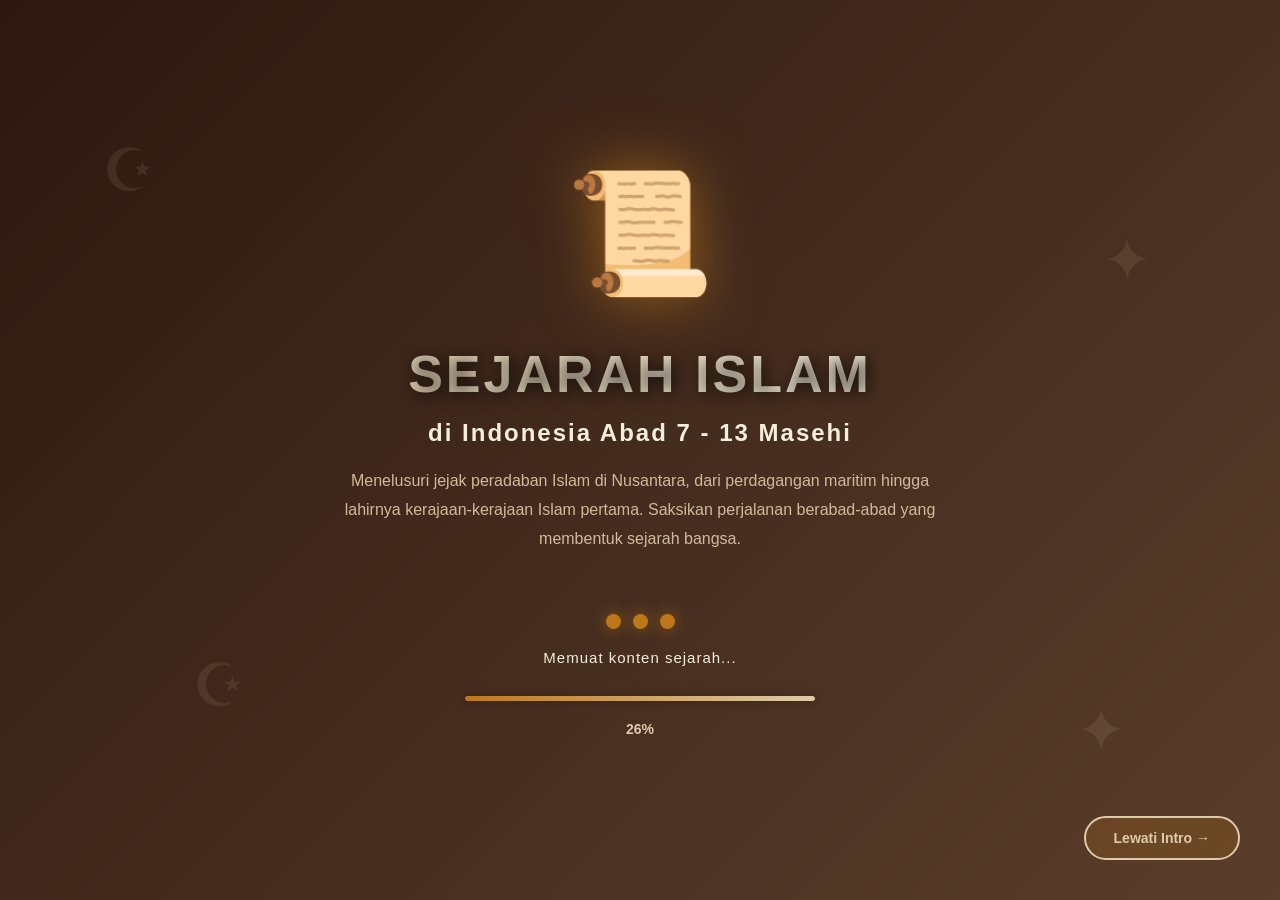
<file: index.html>
<!DOCTYPE html>
<html lang="id">
<head>
<meta charset="UTF-8">
<meta name="viewport" content="width=device-width, initial-scale=1.0">
<title>Sejarah Islam Indonesia - Intro</title>

<style>
* {
  margin: 0;
  padding: 0;
  box-sizing: border-box;
}

body {
  font-family: 'Segoe UI', Tahoma, Geneva, Verdana, sans-serif;
  overflow: hidden;
  background: #000;
}

/* ================= INTRO SCREEN ================= */
.intro-screen {
  position: fixed;
  top: 0;
  left: 0;
  width: 100%;
  height: 100vh;
  background: linear-gradient(135deg, #2c1810 0%, #5A3E2B 50%, #3d2a1f 100%);
  background-size: 200% 200%;
  animation: gradientFlow 10s ease infinite;
  display: flex;
  justify-content: center;
  align-items: center;
  z-index: 9999;
}

@keyframes gradientFlow {
  0%, 100% { background-position: 0% 50%; }
  50% { background-position: 100% 50%; }
}

/* ================= FADE OUT TRANSITION ================= */
.fade-to-page {
  animation: fadeToBlack 1.2s ease forwards;
}

@keyframes fadeToBlack {
  0% {
    opacity: 1;
    transform: scale(1);
  }
  50% {
    opacity: 0.5;
    transform: scale(1.05);
  }
  100% {
    opacity: 0;
    transform: scale(1.1);
    visibility: hidden;
  }
}

/* ================= CONTENT WRAPPER ================= */
.content-wrapper {
  text-align: center;
  position: relative;
  z-index: 2;
}

/* ================= ANIMATED LOGO ================= */
.logo-wrapper {
  margin-bottom: 40px;
  animation: logoFadeIn 1.5s ease forwards;
}

.main-logo {
  font-size: 120px;
  display: inline-block;
  animation: logoPulse 3s ease-in-out infinite;
  filter: drop-shadow(0 0 30px rgba(190, 120, 27, 0.7));
}

@keyframes logoFadeIn {
  from {
    opacity: 0;
    transform: scale(0.5) rotate(-10deg);
  }
  to {
    opacity: 1;
    transform: scale(1) rotate(0deg);
  }
}

@keyframes logoPulse {
  0%, 100% {
    transform: scale(1);
    filter: drop-shadow(0 0 30px rgba(190, 120, 27, 0.7));
  }
  50% {
    transform: scale(1.05);
    filter: drop-shadow(0 0 50px rgba(190, 120, 27, 1));
  }
}

/* ================= TEXT ANIMATIONS ================= */
.title-main {
  font-size: 52px;
  font-weight: bold;
  color: #DECBAA;
  margin-bottom: 15px;
  letter-spacing: 3px;
  text-shadow: 3px 3px 15px rgba(0, 0, 0, 0.7);
  animation: titleSlideIn 1s ease 0.3s forwards;
  opacity: 0;
  background: linear-gradient(135deg, #DECBAA, #F5EEDD, #DECBAA);
  background-size: 200% auto;
  -webkit-background-clip: text;
  -webkit-text-fill-color: transparent;
  background-clip: text;
  animation: titleSlideIn 1s ease 0.3s forwards, shimmer 3s ease infinite;
}

@keyframes titleSlideIn {
  from {
    opacity: 0;
    transform: translateY(-50px);
  }
  to {
    opacity: 1;
    transform: translateY(0);
  }
}

@keyframes shimmer {
  0%, 100% { background-position: 0% center; }
  50% { background-position: 100% center; }
}

.title-sub {
  font-size: 24px;
  color: #F5EEDD;
  margin-bottom: 20px;
  animation: subtitleSlideIn 1s ease 0.6s forwards;
  opacity: 0;
  letter-spacing: 2px;
}

@keyframes subtitleSlideIn {
  from {
    opacity: 0;
    transform: translateY(30px);
  }
  to {
    opacity: 1;
    transform: translateY(0);
  }
}

.description {
  font-size: 16px;
  color: rgba(222, 203, 170, 0.9);
  max-width: 650px;
  margin: 0 auto 50px;
  line-height: 1.8;
  animation: descFadeIn 1s ease 0.9s forwards;
  opacity: 0;
  padding: 0 20px;
}

@keyframes descFadeIn {
  from {
    opacity: 0;
    transform: translateY(20px);
  }
  to {
    opacity: 1;
    transform: translateY(0);
  }
}

/* ================= LOADING INDICATOR ================= */
.loading-section {
  margin-top: 60px;
  animation: loadingFadeIn 0.8s ease 1.5s forwards;
  opacity: 0;
}

.loading-dots {
  display: flex;
  justify-content: center;
  gap: 12px;
  margin-bottom: 20px;
}

.dot {
  width: 15px;
  height: 15px;
  background: #be781b;
  border-radius: 50%;
  animation: dotBounce 1.4s ease-in-out infinite;
  box-shadow: 0 0 15px rgba(190, 120, 27, 0.6);
}

.dot:nth-child(1) { animation-delay: 0s; }
.dot:nth-child(2) { animation-delay: 0.2s; }
.dot:nth-child(3) { animation-delay: 0.4s; }

@keyframes dotBounce {
  0%, 80%, 100% {
    transform: scale(0.8);
    opacity: 0.5;
  }
  40% {
    transform: scale(1.2);
    opacity: 1;
  }
}

@keyframes loadingFadeIn {
  to { opacity: 1; }
}

.loading-text {
  color: #F5EEDD;
  font-size: 15px;
  letter-spacing: 1px;
  animation: textPulse 2s ease-in-out infinite;
}

@keyframes textPulse {
  0%, 100% { opacity: 0.6; }
  50% { opacity: 1; }
}

/* ================= PROGRESS BAR ================= */
.progress-container {
  width: 350px;
  height: 5px;
  background: rgba(255, 255, 255, 0.15);
  border-radius: 10px;
  margin: 30px auto 20px;
  overflow: hidden;
  box-shadow: 0 0 10px rgba(0, 0, 0, 0.3);
}

.progress-bar {
  height: 100%;
  background: linear-gradient(90deg, #be781b, #DECBAA, #be781b);
  background-size: 200% 100%;
  border-radius: 10px;
  animation: progressFill 4s ease forwards, progressGlow 2s ease-in-out infinite;
  box-shadow: 0 0 20px rgba(190, 120, 27, 0.8);
}

@keyframes progressFill {
  from { width: 0%; }
  to { width: 100%; }
}

@keyframes progressGlow {
  0%, 100% { background-position: 0% center; }
  50% { background-position: 100% center; }
}

.progress-percent {
  color: #DECBAA;
  font-size: 14px;
  margin-top: 10px;
  font-weight: bold;
}

/* ================= SKIP BUTTON ================= */
.skip-button {
  position: fixed;
  bottom: 40px;
  right: 40px;
  padding: 12px 28px;
  background: rgba(190, 120, 27, 0.2);
  color: #DECBAA;
  border: 2px solid #DECBAA;
  border-radius: 30px;
  font-size: 14px;
  font-weight: bold;
  cursor: pointer;
  transition: all 0.3s ease;
  animation: skipFadeIn 0.5s ease 2.5s forwards;
  opacity: 0;
  backdrop-filter: blur(10px);
}

@keyframes skipFadeIn {
  to { opacity: 1; }
}

.skip-button:hover {
  background: #be781b;
  color: white;
  transform: translateY(-3px);
  box-shadow: 0 8px 25px rgba(190, 120, 27, 0.5);
}

.skip-button:active {
  transform: translateY(-1px);
}

/* ================= DECORATIVE ELEMENTS ================= */
.decoration {
  position: absolute;
  color: rgba(222, 203, 170, 0.1);
  font-size: 60px;
  animation: floatDecor 10s ease-in-out infinite;
  z-index: 1;
}

@keyframes floatDecor {
  0%, 100% {
    transform: translate(0, 0) rotate(0deg);
    opacity: 0.1;
  }
  50% {
    transform: translate(30px, -30px) rotate(180deg);
    opacity: 0.25;
  }
}

.decoration:nth-child(1) { top: 15%; left: 8%; animation-delay: 0s; }
.decoration:nth-child(2) { top: 25%; right: 10%; animation-delay: 1.5s; }
.decoration:nth-child(3) { bottom: 20%; left: 15%; animation-delay: 3s; }
.decoration:nth-child(4) { bottom: 15%; right: 12%; animation-delay: 2s; }

/* ================= RESPONSIVE ================= */
@media (max-width: 768px) {
  .main-logo { font-size: 80px; }
  .title-main { font-size: 34px; letter-spacing: 2px; }
  .title-sub { font-size: 18px; }
  .description { font-size: 14px; padding: 0 30px; }
  .progress-container { width: 280px; }
  .skip-button {
    bottom: 20px;
    right: 20px;
    padding: 10px 20px;
    font-size: 12px;
  }
  .decoration { font-size: 40px; }
}
</style>
</head>

<body>

<!-- ================= INTRO SCREEN ================= -->
<div class="intro-screen" id="introScreen">
  
  <!-- Decorative Elements -->
  <div class="decoration">☪</div>
  <div class="decoration">✦</div>
  <div class="decoration">☪</div>
  <div class="decoration">✦</div>

  <!-- Main Content -->
  <div class="content-wrapper">
    
    <!-- Logo -->
    <div class="logo-wrapper">
      <div class="main-logo">📜</div>
    </div>

    <!-- Titles -->
    <h1 class="title-main">SEJARAH ISLAM</h1>
    <h2 class="title-sub">di Indonesia Abad 7 - 13 Masehi</h2>
    <p class="description">
      Menelusuri jejak peradaban Islam di Nusantara, 
      dari perdagangan maritim hingga lahirnya kerajaan-kerajaan Islam pertama. 
      Saksikan perjalanan berabad-abad yang membentuk sejarah bangsa.
    </p>

    <!-- Loading Section -->
    <div class="loading-section">
      <div class="loading-dots">
        <div class="dot"></div>
        <div class="dot"></div>
        <div class="dot"></div>
      </div>
      <p class="loading-text">Memuat konten sejarah...</p>
      
      <!-- Progress Bar -->
      <div class="progress-container">
        <div class="progress-bar"></div>
      </div>
      <p class="progress-percent" id="progressPercent">0%</p>
    </div>

  </div>

  <!-- Skip Button -->
  <button class="skip-button" onclick="fadeToPage()">
    Lewati Intro →
  </button>

</div>

<!-- ================= JAVASCRIPT ================= -->
<script>
  // Progress counter
  let progress = 0;
  const progressPercent = document.getElementById('progressPercent');
  
  const progressInterval = setInterval(() => {
    if (progress < 100) {
      progress += 2;
      progressPercent.textContent = progress + '%';
    } else {
      clearInterval(progressInterval);
    }
  }, 80);

  // Auto fade to page after 5 seconds
  const autoFade = setTimeout(() => {
    fadeToPage();
  }, 5000);

  // Fade transition function
  function fadeToPage() {
    clearTimeout(autoFade);
    clearInterval(progressInterval);
    
    const introScreen = document.getElementById('introScreen');
    introScreen.classList.add('fade-to-page');
    
    // Redirect after fade animation completes
    setTimeout(() => {
      window.location.href = 'sidkel4.html';
    }, 1200);
  };

  
</script>

</body>
</html>
</file>
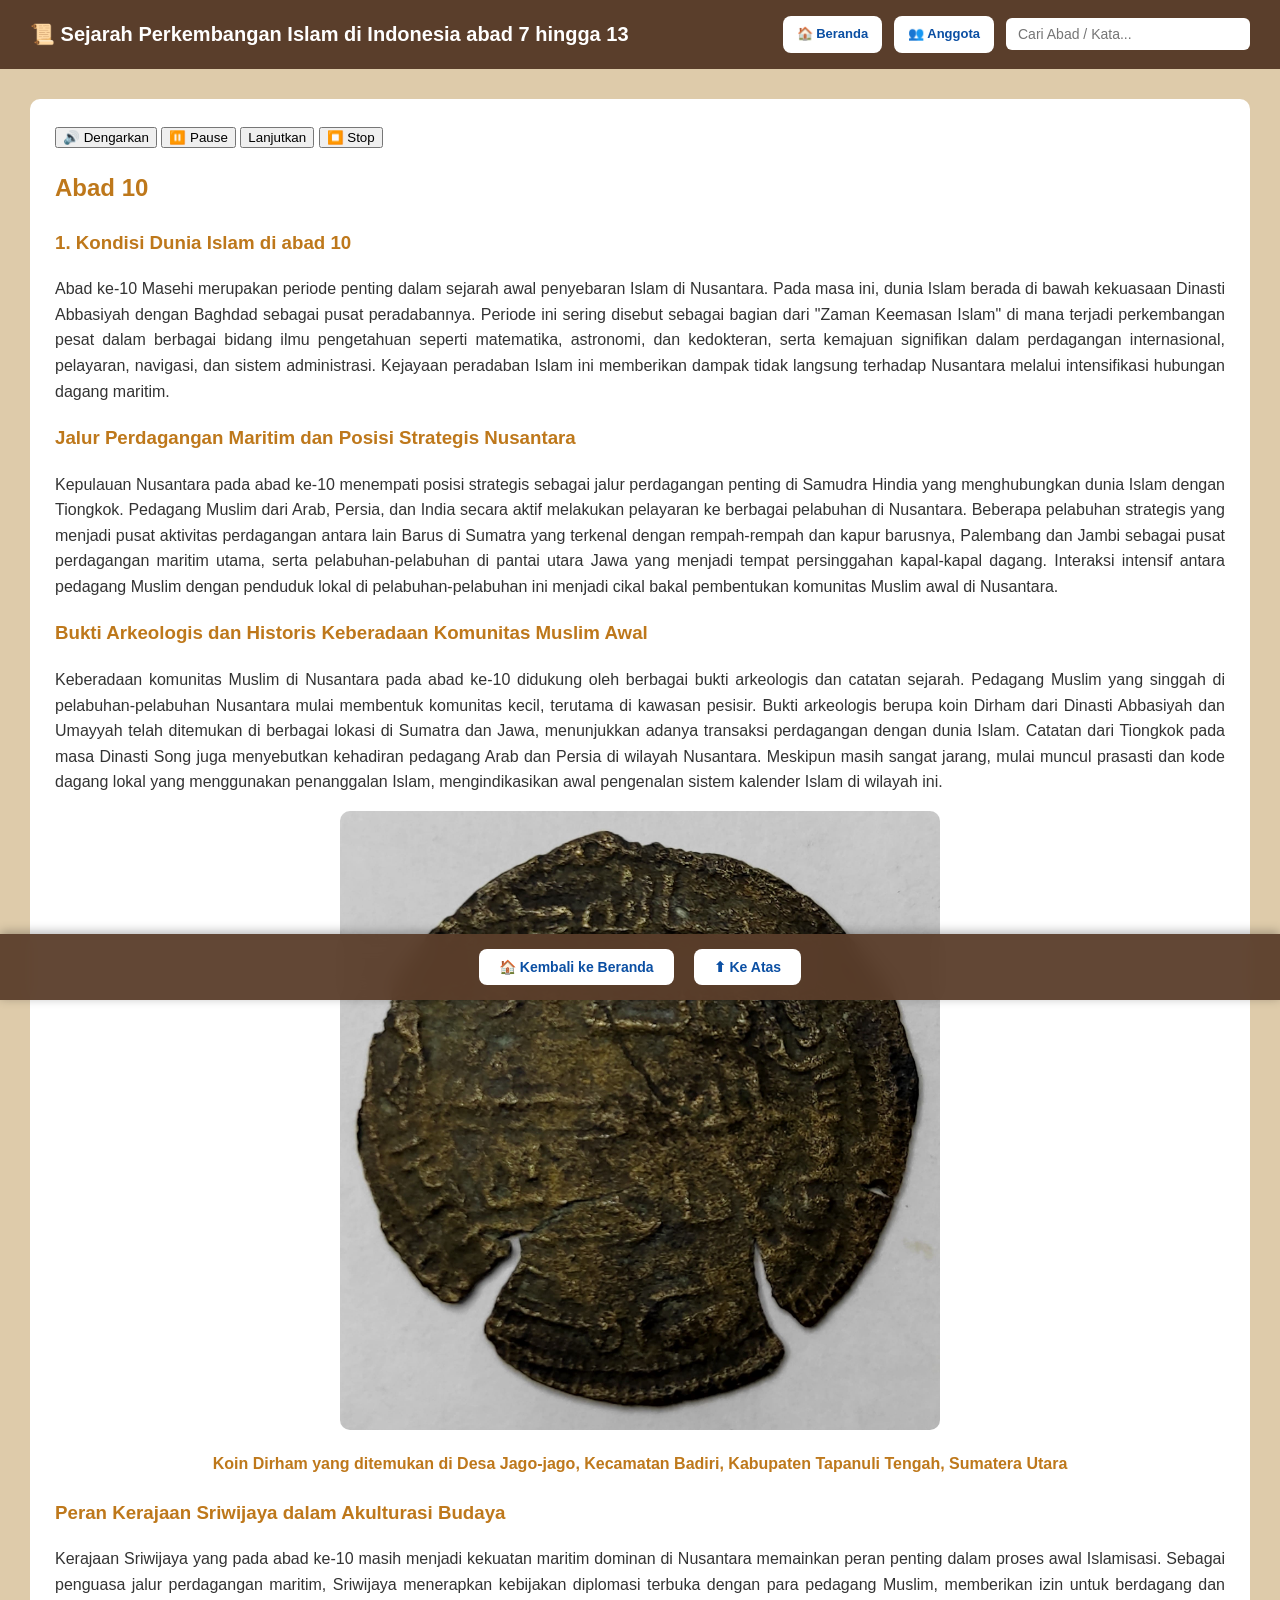
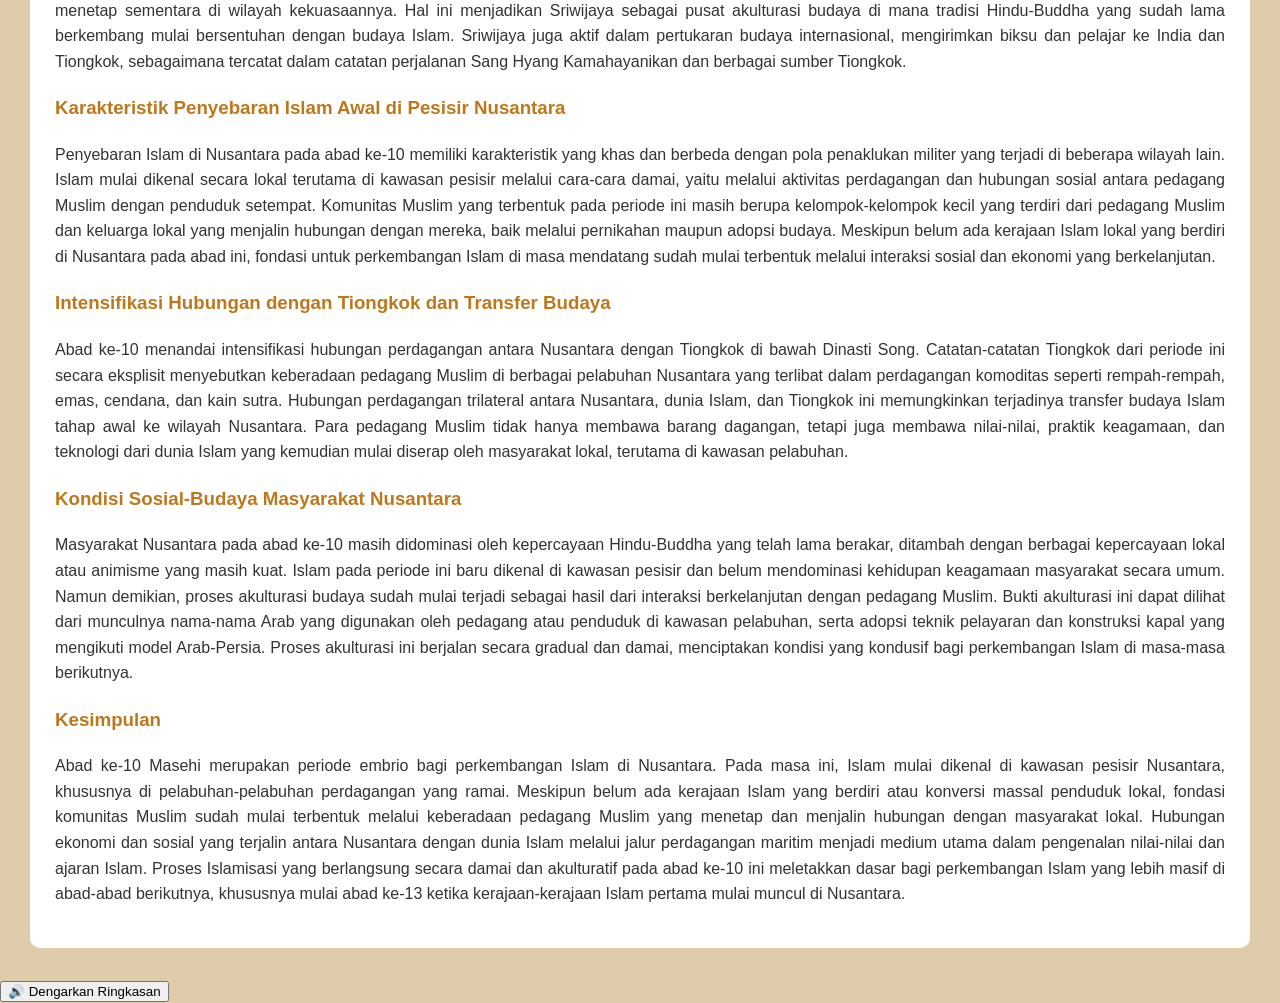
<file: abad10.html>
<!DOCTYPE html>
<html lang="id">
<head>
    <meta charset="UTF-8">
    <meta name="viewport" content="width=device-width, initial-scale=1.0">
    <title>Abad 7 - Sejarah Islam Indonesia</title>
    <link rel="stylesheet" href="style.css">
</head>
<body>
    <header class="top-header">
        <h1>📜 Sejarah Perkembangan Islam di Indonesia abad 7 hingga 13</h1>
        <div class="header-right">
            <div class="nav-box" onclick="location.href='sidkel4.html'">🏠 Beranda</div>
            <div class="nav-box" onclick="location.href='anggota.html'">👥 Anggota</div>
            <div class="search-box">
                <input type="text" id="searchInput" placeholder="Cari Abad / Kata..." oninput="liveSearch()">
                <div id="searchResults"></div>
            </div>
        </div>
    </header>
 <div class="content content-page">
        <div class="card" style="display: block;">

       <div class="voice-control">
            <button onclick="startReading()">🔊 Dengarkan</button>
            <button onclick="pauseReading()">⏸️ Pause</button>
             <button onclick="pauseReading()"> Lanjutkan</button>
            <button onclick="stopReading()">⏹️ Stop</button>
        </div>

        
        <div id="contentAbad">
            <h2>Abad 10</h2>
            <h3>1. Kondisi Dunia Islam di abad 10</h3>
         
<p class="justify">
Abad ke-10 Masehi merupakan periode penting dalam sejarah awal penyebaran Islam di Nusantara. Pada masa ini, dunia Islam berada di bawah kekuasaan Dinasti Abbasiyah dengan Baghdad sebagai pusat peradabannya. Periode ini sering disebut sebagai bagian dari "Zaman Keemasan Islam" di mana terjadi perkembangan pesat dalam berbagai bidang ilmu pengetahuan seperti matematika, astronomi, dan kedokteran, serta kemajuan signifikan dalam perdagangan internasional, pelayaran, navigasi, dan sistem administrasi. Kejayaan peradaban Islam ini memberikan dampak tidak langsung terhadap Nusantara melalui intensifikasi hubungan dagang maritim.
</p>

<h3>Jalur Perdagangan Maritim dan Posisi Strategis Nusantara</h3>
<p class="justify">
Kepulauan Nusantara pada abad ke-10 menempati posisi strategis sebagai jalur perdagangan penting di Samudra Hindia yang menghubungkan dunia Islam dengan Tiongkok. Pedagang Muslim dari Arab, Persia, dan India secara aktif melakukan pelayaran ke berbagai pelabuhan di Nusantara. Beberapa pelabuhan strategis yang menjadi pusat aktivitas perdagangan antara lain Barus di Sumatra yang terkenal dengan rempah-rempah dan kapur barusnya, Palembang dan Jambi sebagai pusat perdagangan maritim utama, serta pelabuhan-pelabuhan di pantai utara Jawa yang menjadi tempat persinggahan kapal-kapal dagang. Interaksi intensif antara pedagang Muslim dengan penduduk lokal di pelabuhan-pelabuhan ini menjadi cikal bakal pembentukan komunitas Muslim awal di Nusantara.
</p>

<h3>Bukti Arkeologis dan Historis Keberadaan Komunitas Muslim Awal</h3>
<p class="justify">
Keberadaan komunitas Muslim di Nusantara pada abad ke-10 didukung oleh berbagai bukti arkeologis dan catatan sejarah. Pedagang Muslim yang singgah di pelabuhan-pelabuhan Nusantara mulai membentuk komunitas kecil, terutama di kawasan pesisir. Bukti arkeologis berupa koin Dirham dari Dinasti Abbasiyah dan Umayyah telah ditemukan di berbagai lokasi di Sumatra dan Jawa, menunjukkan adanya transaksi perdagangan dengan dunia Islam. Catatan dari Tiongkok pada masa Dinasti Song juga menyebutkan kehadiran pedagang Arab dan Persia di wilayah Nusantara. Meskipun masih sangat jarang, mulai muncul prasasti dan kode dagang lokal yang menggunakan penanggalan Islam, mengindikasikan awal pengenalan sistem kalender Islam di wilayah ini.
</p>
<img src="kel4sid/koindirham.jpg" class="gambar" alt="Koin Dirham yang ditemukan di Desa Jago-jago, Kecamatan Badiri, Kabupaten Tapanuli Tengah, Sumatera Utara">
            <h4 style="text-align: center;">Koin Dirham yang ditemukan di Desa Jago-jago, Kecamatan Badiri, Kabupaten Tapanuli Tengah, Sumatera Utara</h4>

<h3>Peran Kerajaan Sriwijaya dalam Akulturasi Budaya</h3>
<p class="justify">
Kerajaan Sriwijaya yang pada abad ke-10 masih menjadi kekuatan maritim dominan di Nusantara memainkan peran penting dalam proses awal Islamisasi. Sebagai penguasa jalur perdagangan maritim, Sriwijaya menerapkan kebijakan diplomasi terbuka dengan para pedagang Muslim, memberikan izin untuk berdagang dan menetap sementara di wilayah kekuasaannya. Hal ini menjadikan Sriwijaya sebagai pusat akulturasi budaya di mana tradisi Hindu-Buddha yang sudah lama berkembang mulai bersentuhan dengan budaya Islam. Sriwijaya juga aktif dalam pertukaran budaya internasional, mengirimkan biksu dan pelajar ke India dan Tiongkok, sebagaimana tercatat dalam catatan perjalanan Sang Hyang Kamahayanikan dan berbagai sumber Tiongkok.
</p>

<h3>Karakteristik Penyebaran Islam Awal di Pesisir Nusantara</h3>
<p class="justify">
Penyebaran Islam di Nusantara pada abad ke-10 memiliki karakteristik yang khas dan berbeda dengan pola penaklukan militer yang terjadi di beberapa wilayah lain. Islam mulai dikenal secara lokal terutama di kawasan pesisir melalui cara-cara damai, yaitu melalui aktivitas perdagangan dan hubungan sosial antara pedagang Muslim dengan penduduk setempat. Komunitas Muslim yang terbentuk pada periode ini masih berupa kelompok-kelompok kecil yang terdiri dari pedagang Muslim dan keluarga lokal yang menjalin hubungan dengan mereka, baik melalui pernikahan maupun adopsi budaya. Meskipun belum ada kerajaan Islam lokal yang berdiri di Nusantara pada abad ini, fondasi untuk perkembangan Islam di masa mendatang sudah mulai terbentuk melalui interaksi sosial dan ekonomi yang berkelanjutan.
</p>

<h3>Intensifikasi Hubungan dengan Tiongkok dan Transfer Budaya</h3>
<p class="justify">
Abad ke-10 menandai intensifikasi hubungan perdagangan antara Nusantara dengan Tiongkok di bawah Dinasti Song. Catatan-catatan Tiongkok dari periode ini secara eksplisit menyebutkan keberadaan pedagang Muslim di berbagai pelabuhan Nusantara yang terlibat dalam perdagangan komoditas seperti rempah-rempah, emas, cendana, dan kain sutra. Hubungan perdagangan trilateral antara Nusantara, dunia Islam, dan Tiongkok ini memungkinkan terjadinya transfer budaya Islam tahap awal ke wilayah Nusantara. Para pedagang Muslim tidak hanya membawa barang dagangan, tetapi juga membawa nilai-nilai, praktik keagamaan, dan teknologi dari dunia Islam yang kemudian mulai diserap oleh masyarakat lokal, terutama di kawasan pelabuhan.
</p>

<h3>Kondisi Sosial-Budaya Masyarakat Nusantara</h3>
<p class="justify">
Masyarakat Nusantara pada abad ke-10 masih didominasi oleh kepercayaan Hindu-Buddha yang telah lama berakar, ditambah dengan berbagai kepercayaan lokal atau animisme yang masih kuat. Islam pada periode ini baru dikenal di kawasan pesisir dan belum mendominasi kehidupan keagamaan masyarakat secara umum. Namun demikian, proses akulturasi budaya sudah mulai terjadi sebagai hasil dari interaksi berkelanjutan dengan pedagang Muslim. Bukti akulturasi ini dapat dilihat dari munculnya nama-nama Arab yang digunakan oleh pedagang atau penduduk di kawasan pelabuhan, serta adopsi teknik pelayaran dan konstruksi kapal yang mengikuti model Arab-Persia. Proses akulturasi ini berjalan secara gradual dan damai, menciptakan kondisi yang kondusif bagi perkembangan Islam di masa-masa berikutnya.
</p>

<h3>Kesimpulan</h3>
<p class="justify">
Abad ke-10 Masehi merupakan periode embrio bagi perkembangan Islam di Nusantara. Pada masa ini, Islam mulai dikenal di kawasan pesisir Nusantara, khususnya di pelabuhan-pelabuhan perdagangan yang ramai. Meskipun belum ada kerajaan Islam yang berdiri atau konversi massal penduduk lokal, fondasi komunitas Muslim sudah mulai terbentuk melalui keberadaan pedagang Muslim yang menetap dan menjalin hubungan dengan masyarakat lokal. Hubungan ekonomi dan sosial yang terjalin antara Nusantara dengan dunia Islam melalui jalur perdagangan maritim menjadi medium utama dalam pengenalan nilai-nilai dan ajaran Islam. Proses Islamisasi yang berlangsung secara damai dan akulturatif pada abad ke-10 ini meletakkan dasar bagi perkembangan Islam yang lebih masif di abad-abad berikutnya, khususnya mulai abad ke-13 ketika kerajaan-kerajaan Islam pertama mulai muncul di Nusantara.
</p>
        </div>
        </div>
    </div>

    <div class="bottom-nav" id="bottomNav">
        <button class="bottom-nav-btn" onclick="location.href='sidkel4.html'">🏠 Kembali ke Beranda</button>
        <button class="bottom-nav-btn" onclick="scrollToTop()">⬆ Ke Atas</button>
    </div>
    <button onclick="playVoice()" class="voice-btn">
🔊 Dengarkan Ringkasan
</button>

    <script src="main.js"></script>
<script>
let speech;
let isPaused = false;

function startReading() {
    stopReading();
    const text = document.getElementById("contentAbad").innerText;

    speech = new SpeechSynthesisUtterance(text);
    speech.lang = "id-ID";
    speech.rate = 0.95;
    speech.pitch = 1;

    window.speechSynthesis.speak(speech);
}

function pauseReading() {
    if (!window.speechSynthesis.speaking) return;

    if (isPaused) {
        window.speechSynthesis.resume();
        isPaused = false;
    } else {
        window.speechSynthesis.pause();
        isPaused = true;
    }
}

function stopReading() {
    window.speechSynthesis.cancel();
    isPaused = false;
}
function playVoice() {
    const text = document.body.innerText.slice(0, 800); 

    const utterance = new SpeechSynthesisUtterance(text);
    utterance.lang = "id-ID";
    utterance.rate = 0.95;

    speechSynthesis.cancel(); 
    speechSynthesis.speak(utterance);
}
</script>
</body>

</html>
</file>
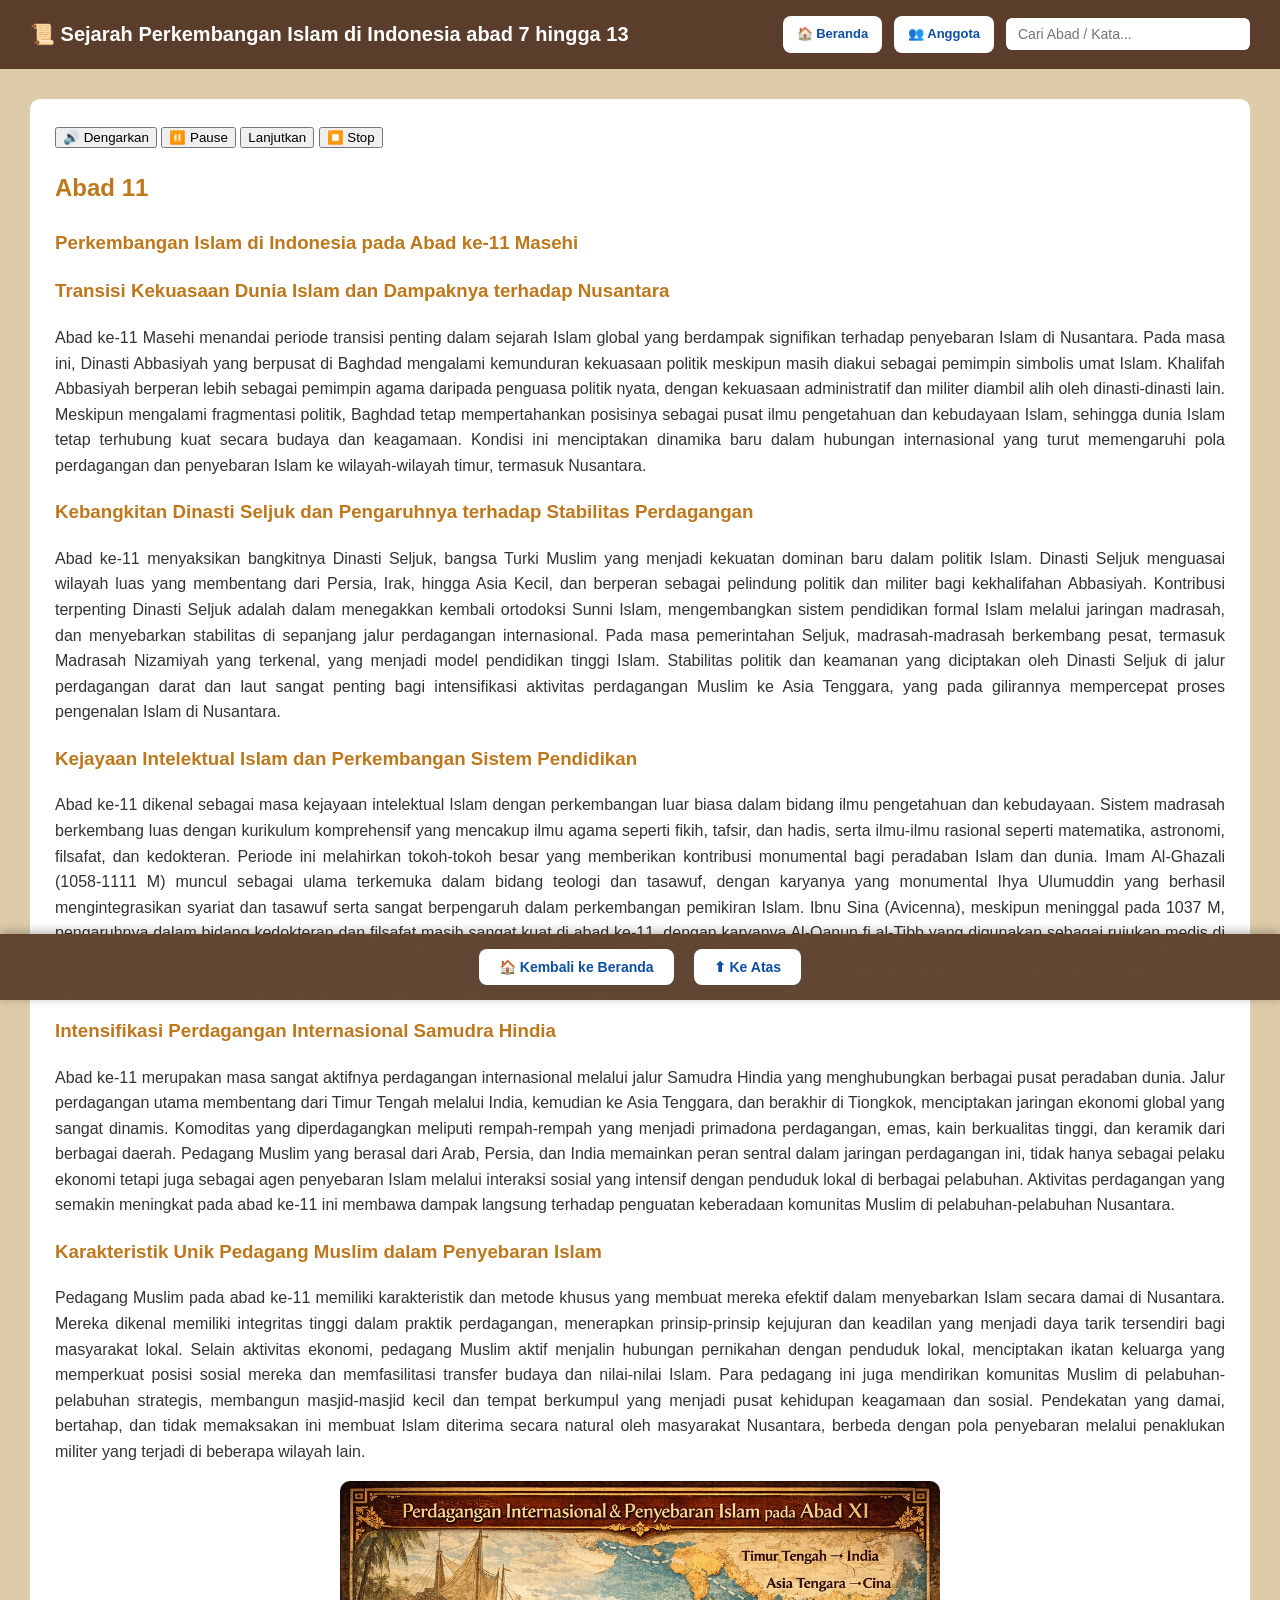
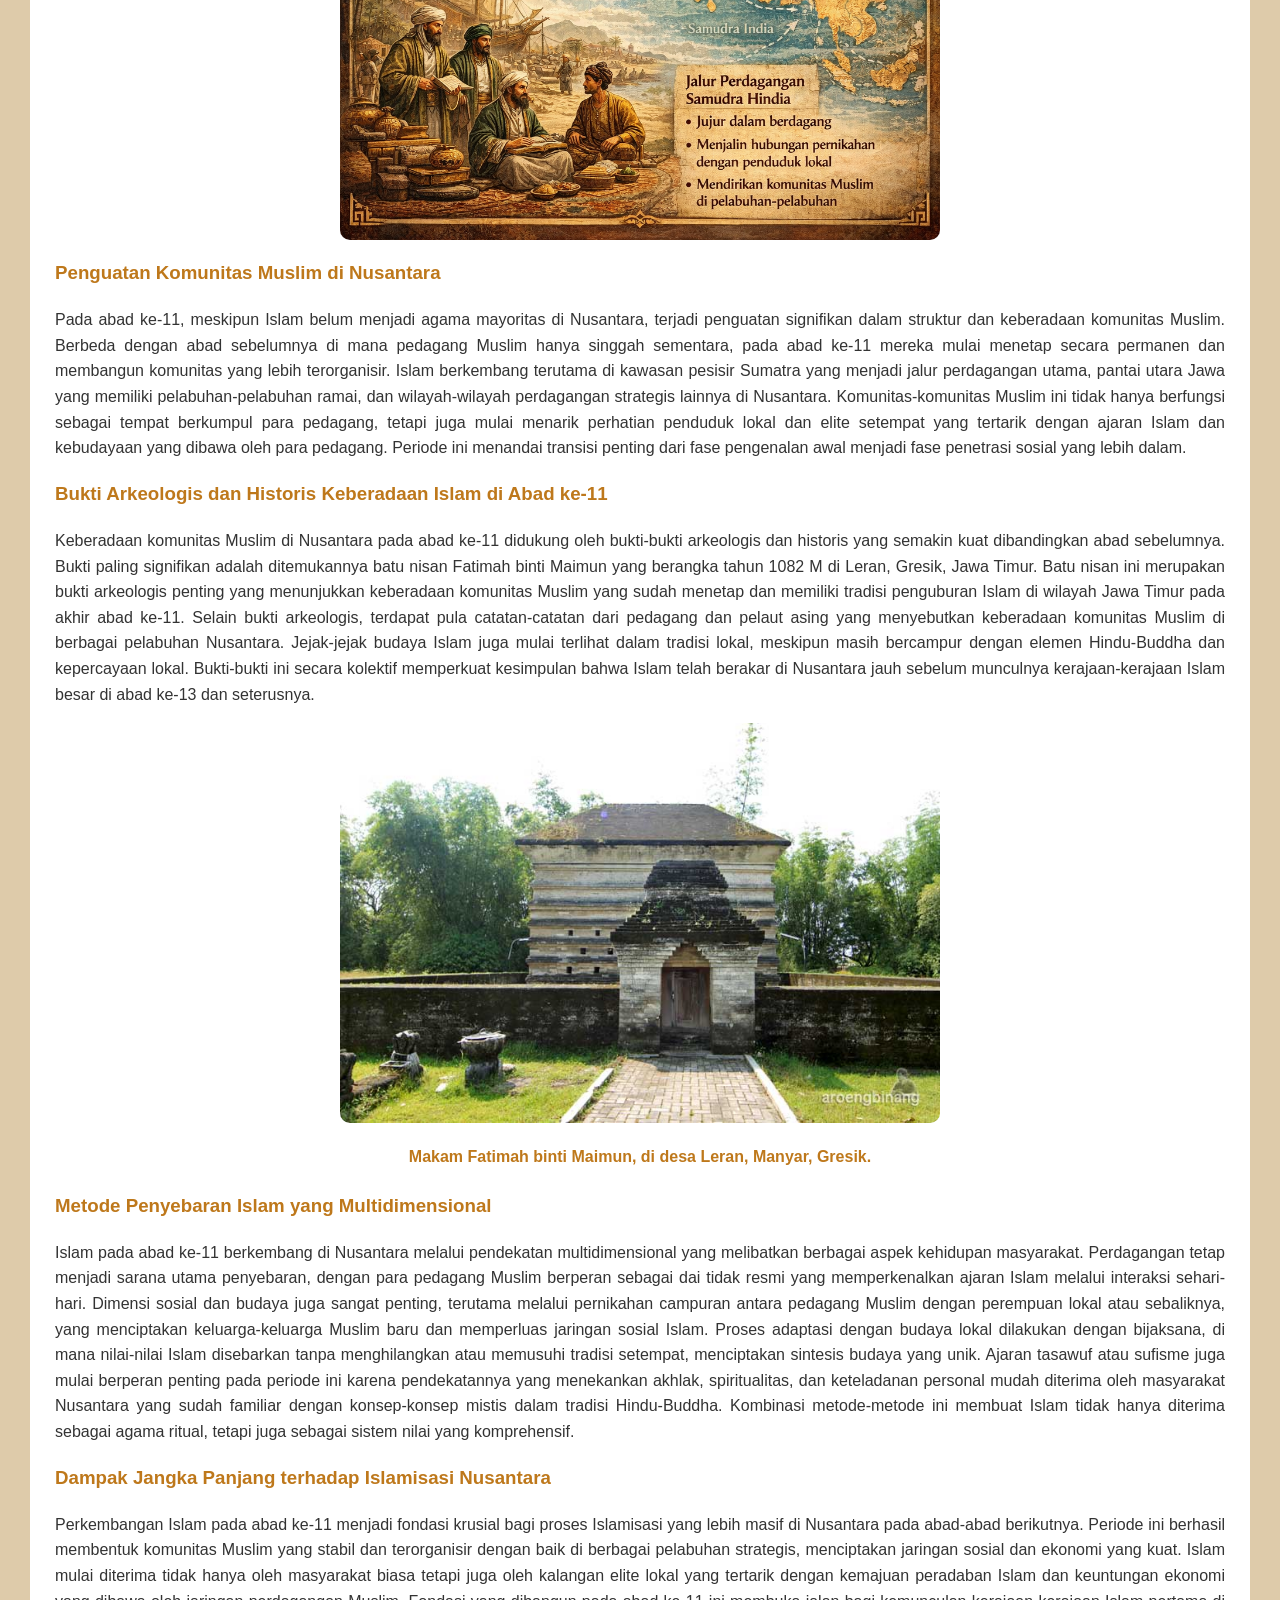
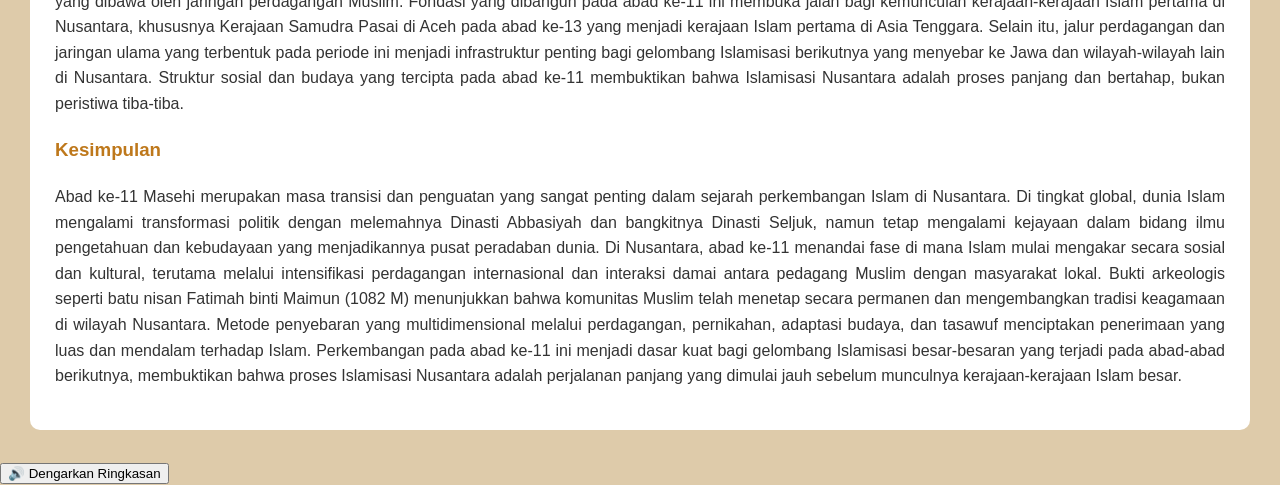
<file: abad11.html>
<!DOCTYPE html>
<html lang="id">
<head>
    <meta charset="UTF-8">
    <meta name="viewport" content="width=device-width, initial-scale=1.0">
    <title>Abad 7 - Sejarah Islam Indonesia</title>
    <link rel="stylesheet" href="style.css">
</head>
<body>
    <header class="top-header">
        <h1>📜 Sejarah Perkembangan Islam di Indonesia abad 7 hingga 13</h1>
        <div class="header-right">
            <div class="nav-box" onclick="location.href='sidkel4.html'">🏠 Beranda</div>
            <div class="nav-box" onclick="location.href='anggota.html'">👥 Anggota</div>
            <div class="search-box">
                <input type="text" id="searchInput" placeholder="Cari Abad / Kata..." oninput="liveSearch()">
                <div id="searchResults"></div>
            </div>
        </div>
    </header>

    <div class="content content-page">
        <div class="card" style="display: block;">
     
        <div class="voice-control">
            <button onclick="startReading()">🔊 Dengarkan</button>
            <button onclick="pauseReading()">⏸️ Pause</button>
             <button onclick="pauseReading()"> Lanjutkan</button>
            <button onclick="stopReading()">⏹️ Stop</button>
        </div>

        
        <div id="contentAbad">
            <h2>Abad 11</h2>
            <h3>Perkembangan Islam di Indonesia pada Abad ke-11 Masehi</h3>

<h3>Transisi Kekuasaan Dunia Islam dan Dampaknya terhadap Nusantara</h3>
<p class="justify">
Abad ke-11 Masehi menandai periode transisi penting dalam sejarah Islam global yang berdampak signifikan terhadap penyebaran Islam di Nusantara. Pada masa ini, Dinasti Abbasiyah yang berpusat di Baghdad mengalami kemunduran kekuasaan politik meskipun masih diakui sebagai pemimpin simbolis umat Islam. Khalifah Abbasiyah berperan lebih sebagai pemimpin agama daripada penguasa politik nyata, dengan kekuasaan administratif dan militer diambil alih oleh dinasti-dinasti lain. Meskipun mengalami fragmentasi politik, Baghdad tetap mempertahankan posisinya sebagai pusat ilmu pengetahuan dan kebudayaan Islam, sehingga dunia Islam tetap terhubung kuat secara budaya dan keagamaan. Kondisi ini menciptakan dinamika baru dalam hubungan internasional yang turut memengaruhi pola perdagangan dan penyebaran Islam ke wilayah-wilayah timur, termasuk Nusantara.
</p>

<h3>Kebangkitan Dinasti Seljuk dan Pengaruhnya terhadap Stabilitas Perdagangan</h3>
<p class="justify">
Abad ke-11 menyaksikan bangkitnya Dinasti Seljuk, bangsa Turki Muslim yang menjadi kekuatan dominan baru dalam politik Islam. Dinasti Seljuk menguasai wilayah luas yang membentang dari Persia, Irak, hingga Asia Kecil, dan berperan sebagai pelindung politik dan militer bagi kekhalifahan Abbasiyah. Kontribusi terpenting Dinasti Seljuk adalah dalam menegakkan kembali ortodoksi Sunni Islam, mengembangkan sistem pendidikan formal Islam melalui jaringan madrasah, dan menyebarkan stabilitas di sepanjang jalur perdagangan internasional. Pada masa pemerintahan Seljuk, madrasah-madrasah berkembang pesat, termasuk Madrasah Nizamiyah yang terkenal, yang menjadi model pendidikan tinggi Islam. Stabilitas politik dan keamanan yang diciptakan oleh Dinasti Seljuk di jalur perdagangan darat dan laut sangat penting bagi intensifikasi aktivitas perdagangan Muslim ke Asia Tenggara, yang pada gilirannya mempercepat proses pengenalan Islam di Nusantara.
</p>

<h3>Kejayaan Intelektual Islam dan Perkembangan Sistem Pendidikan</h3>
<p class="justify">
Abad ke-11 dikenal sebagai masa kejayaan intelektual Islam dengan perkembangan luar biasa dalam bidang ilmu pengetahuan dan kebudayaan. Sistem madrasah berkembang luas dengan kurikulum komprehensif yang mencakup ilmu agama seperti fikih, tafsir, dan hadis, serta ilmu-ilmu rasional seperti matematika, astronomi, filsafat, dan kedokteran. Periode ini melahirkan tokoh-tokoh besar yang memberikan kontribusi monumental bagi peradaban Islam dan dunia. Imam Al-Ghazali (1058-1111 M) muncul sebagai ulama terkemuka dalam bidang teologi dan tasawuf, dengan karyanya yang monumental Ihya Ulumuddin yang berhasil mengintegrasikan syariat dan tasawuf serta sangat berpengaruh dalam perkembangan pemikiran Islam. Ibnu Sina (Avicenna), meskipun meninggal pada 1037 M, pengaruhnya dalam bidang kedokteran dan filsafat masih sangat kuat di abad ke-11, dengan karyanya Al-Qanun fi al-Tibb yang digunakan sebagai rujukan medis di Eropa selama berabad-abad. Perkembangan ilmu pengetahuan ini menjadikan dunia Islam sebagai pusat peradaban global dan meningkatkan prestise Islam di mata bangsa-bangsa lain, termasuk masyarakat Nusantara yang berinteraksi dengan pedagang Muslim.
</p>

<h3>Intensifikasi Perdagangan Internasional Samudra Hindia</h3>
<p class="justify">
Abad ke-11 merupakan masa sangat aktifnya perdagangan internasional melalui jalur Samudra Hindia yang menghubungkan berbagai pusat peradaban dunia. Jalur perdagangan utama membentang dari Timur Tengah melalui India, kemudian ke Asia Tenggara, dan berakhir di Tiongkok, menciptakan jaringan ekonomi global yang sangat dinamis. Komoditas yang diperdagangkan meliputi rempah-rempah yang menjadi primadona perdagangan, emas, kain berkualitas tinggi, dan keramik dari berbagai daerah. Pedagang Muslim yang berasal dari Arab, Persia, dan India memainkan peran sentral dalam jaringan perdagangan ini, tidak hanya sebagai pelaku ekonomi tetapi juga sebagai agen penyebaran Islam melalui interaksi sosial yang intensif dengan penduduk lokal di berbagai pelabuhan. Aktivitas perdagangan yang semakin meningkat pada abad ke-11 ini membawa dampak langsung terhadap penguatan keberadaan komunitas Muslim di pelabuhan-pelabuhan Nusantara.
</p>

<h3>Karakteristik Unik Pedagang Muslim dalam Penyebaran Islam</h3>
<p class="justify">
Pedagang Muslim pada abad ke-11 memiliki karakteristik dan metode khusus yang membuat mereka efektif dalam menyebarkan Islam secara damai di Nusantara. Mereka dikenal memiliki integritas tinggi dalam praktik perdagangan, menerapkan prinsip-prinsip kejujuran dan keadilan yang menjadi daya tarik tersendiri bagi masyarakat lokal. Selain aktivitas ekonomi, pedagang Muslim aktif menjalin hubungan pernikahan dengan penduduk lokal, menciptakan ikatan keluarga yang memperkuat posisi sosial mereka dan memfasilitasi transfer budaya dan nilai-nilai Islam. Para pedagang ini juga mendirikan komunitas Muslim di pelabuhan-pelabuhan strategis, membangun masjid-masjid kecil dan tempat berkumpul yang menjadi pusat kehidupan keagamaan dan sosial. Pendekatan yang damai, bertahap, dan tidak memaksakan ini membuat Islam diterima secara natural oleh masyarakat Nusantara, berbeda dengan pola penyebaran melalui penaklukan militer yang terjadi di beberapa wilayah lain.
</p>
<img src="kel4sid/dagangabad11.png" class="gambar" alt="Karakteristik pedagang muslim.">
<h3>Penguatan Komunitas Muslim di Nusantara</h3>
<p class="justify">
Pada abad ke-11, meskipun Islam belum menjadi agama mayoritas di Nusantara, terjadi penguatan signifikan dalam struktur dan keberadaan komunitas Muslim. Berbeda dengan abad sebelumnya di mana pedagang Muslim hanya singgah sementara, pada abad ke-11 mereka mulai menetap secara permanen dan membangun komunitas yang lebih terorganisir. Islam berkembang terutama di kawasan pesisir Sumatra yang menjadi jalur perdagangan utama, pantai utara Jawa yang memiliki pelabuhan-pelabuhan ramai, dan wilayah-wilayah perdagangan strategis lainnya di Nusantara. Komunitas-komunitas Muslim ini tidak hanya berfungsi sebagai tempat berkumpul para pedagang, tetapi juga mulai menarik perhatian penduduk lokal dan elite setempat yang tertarik dengan ajaran Islam dan kebudayaan yang dibawa oleh para pedagang. Periode ini menandai transisi penting dari fase pengenalan awal menjadi fase penetrasi sosial yang lebih dalam.
</p>

<h3>Bukti Arkeologis dan Historis Keberadaan Islam di Abad ke-11</h3>
<p class="justify">
Keberadaan komunitas Muslim di Nusantara pada abad ke-11 didukung oleh bukti-bukti arkeologis dan historis yang semakin kuat dibandingkan abad sebelumnya. Bukti paling signifikan adalah ditemukannya batu nisan Fatimah binti Maimun yang berangka tahun 1082 M di Leran, Gresik, Jawa Timur. Batu nisan ini merupakan bukti arkeologis penting yang menunjukkan keberadaan komunitas Muslim yang sudah menetap dan memiliki tradisi penguburan Islam di wilayah Jawa Timur pada akhir abad ke-11. Selain bukti arkeologis, terdapat pula catatan-catatan dari pedagang dan pelaut asing yang menyebutkan keberadaan komunitas Muslim di berbagai pelabuhan Nusantara. Jejak-jejak budaya Islam juga mulai terlihat dalam tradisi lokal, meskipun masih bercampur dengan elemen Hindu-Buddha dan kepercayaan lokal. Bukti-bukti ini secara kolektif memperkuat kesimpulan bahwa Islam telah berakar di Nusantara jauh sebelum munculnya kerajaan-kerajaan Islam besar di abad ke-13 dan seterusnya.
</p>
<img src="kel4sid/fatimah.jpg" class="gambar" alt="Makam Fatimah binti Maimun, di desa Leran, Manyar, Gresik.">
           <h4 style="text-align: center;">Makam Fatimah binti Maimun, di desa Leran, Manyar, Gresik.</h4>
<h3>Metode Penyebaran Islam yang Multidimensional</h3>
<p class="justify">
Islam pada abad ke-11 berkembang di Nusantara melalui pendekatan multidimensional yang melibatkan berbagai aspek kehidupan masyarakat. Perdagangan tetap menjadi sarana utama penyebaran, dengan para pedagang Muslim berperan sebagai dai tidak resmi yang memperkenalkan ajaran Islam melalui interaksi sehari-hari. Dimensi sosial dan budaya juga sangat penting, terutama melalui pernikahan campuran antara pedagang Muslim dengan perempuan lokal atau sebaliknya, yang menciptakan keluarga-keluarga Muslim baru dan memperluas jaringan sosial Islam. Proses adaptasi dengan budaya lokal dilakukan dengan bijaksana, di mana nilai-nilai Islam disebarkan tanpa menghilangkan atau memusuhi tradisi setempat, menciptakan sintesis budaya yang unik. Ajaran tasawuf atau sufisme juga mulai berperan penting pada periode ini karena pendekatannya yang menekankan akhlak, spiritualitas, dan keteladanan personal mudah diterima oleh masyarakat Nusantara yang sudah familiar dengan konsep-konsep mistis dalam tradisi Hindu-Buddha. Kombinasi metode-metode ini membuat Islam tidak hanya diterima sebagai agama ritual, tetapi juga sebagai sistem nilai yang komprehensif.
</p>

<h3>Dampak Jangka Panjang terhadap Islamisasi Nusantara</h3>
<p class="justify">
Perkembangan Islam pada abad ke-11 menjadi fondasi krusial bagi proses Islamisasi yang lebih masif di Nusantara pada abad-abad berikutnya. Periode ini berhasil membentuk komunitas Muslim yang stabil dan terorganisir dengan baik di berbagai pelabuhan strategis, menciptakan jaringan sosial dan ekonomi yang kuat. Islam mulai diterima tidak hanya oleh masyarakat biasa tetapi juga oleh kalangan elite lokal yang tertarik dengan kemajuan peradaban Islam dan keuntungan ekonomi yang dibawa oleh jaringan perdagangan Muslim. Fondasi yang dibangun pada abad ke-11 ini membuka jalan bagi kemunculan kerajaan-kerajaan Islam pertama di Nusantara, khususnya Kerajaan Samudra Pasai di Aceh pada abad ke-13 yang menjadi kerajaan Islam pertama di Asia Tenggara. Selain itu, jalur perdagangan dan jaringan ulama yang terbentuk pada periode ini menjadi infrastruktur penting bagi gelombang Islamisasi berikutnya yang menyebar ke Jawa dan wilayah-wilayah lain di Nusantara. Struktur sosial dan budaya yang tercipta pada abad ke-11 membuktikan bahwa Islamisasi Nusantara adalah proses panjang dan bertahap, bukan peristiwa tiba-tiba.
</p>

<h3>Kesimpulan</h3>
<p class="justify">
Abad ke-11 Masehi merupakan masa transisi dan penguatan yang sangat penting dalam sejarah perkembangan Islam di Nusantara. Di tingkat global, dunia Islam mengalami transformasi politik dengan melemahnya Dinasti Abbasiyah dan bangkitnya Dinasti Seljuk, namun tetap mengalami kejayaan dalam bidang ilmu pengetahuan dan kebudayaan yang menjadikannya pusat peradaban dunia. Di Nusantara, abad ke-11 menandai fase di mana Islam mulai mengakar secara sosial dan kultural, terutama melalui intensifikasi perdagangan internasional dan interaksi damai antara pedagang Muslim dengan masyarakat lokal. Bukti arkeologis seperti batu nisan Fatimah binti Maimun (1082 M) menunjukkan bahwa komunitas Muslim telah menetap secara permanen dan mengembangkan tradisi keagamaan di wilayah Nusantara. Metode penyebaran yang multidimensional melalui perdagangan, pernikahan, adaptasi budaya, dan tasawuf menciptakan penerimaan yang luas dan mendalam terhadap Islam. Perkembangan pada abad ke-11 ini menjadi dasar kuat bagi gelombang Islamisasi besar-besaran yang terjadi pada abad-abad berikutnya, membuktikan bahwa proses Islamisasi Nusantara adalah perjalanan panjang yang dimulai jauh sebelum munculnya kerajaan-kerajaan Islam besar.
</p>
        </div>
     </div>
    </div>

    <div class="bottom-nav" id="bottomNav">
        <button class="bottom-nav-btn" onclick="location.href='sidkel4.html'">🏠 Kembali ke Beranda</button>
        <button class="bottom-nav-btn" onclick="scrollToTop()">⬆ Ke Atas</button>
    </div>
<button onclick="playVoice()" class="voice-btn">
🔊 Dengarkan Ringkasan
</button>
    <script src="main.js"></script>
    <script>
let speech;
let isPaused = false;

function startReading() {
    stopReading();
    const text = document.getElementById("contentAbad").innerText;

    speech = new SpeechSynthesisUtterance(text);
    speech.lang = "id-ID";
    speech.rate = 0.95;
    speech.pitch = 1;

    window.speechSynthesis.speak(speech);
}

function pauseReading() {
    if (!window.speechSynthesis.speaking) return;

    if (isPaused) {
        window.speechSynthesis.resume();
        isPaused = false;
    } else {
        window.speechSynthesis.pause();
        isPaused = true;
    }
}

function stopReading() {
    window.speechSynthesis.cancel();
    isPaused = false;
}
function playVoice() {
    const text = document.body.innerText.slice(0, 800); 

    const utterance = new SpeechSynthesisUtterance(text);
    utterance.lang = "id-ID";
    utterance.rate = 0.95;

    speechSynthesis.cancel(); 
    speechSynthesis.speak(utterance);
}
</script>
</body>

</html>
</file>
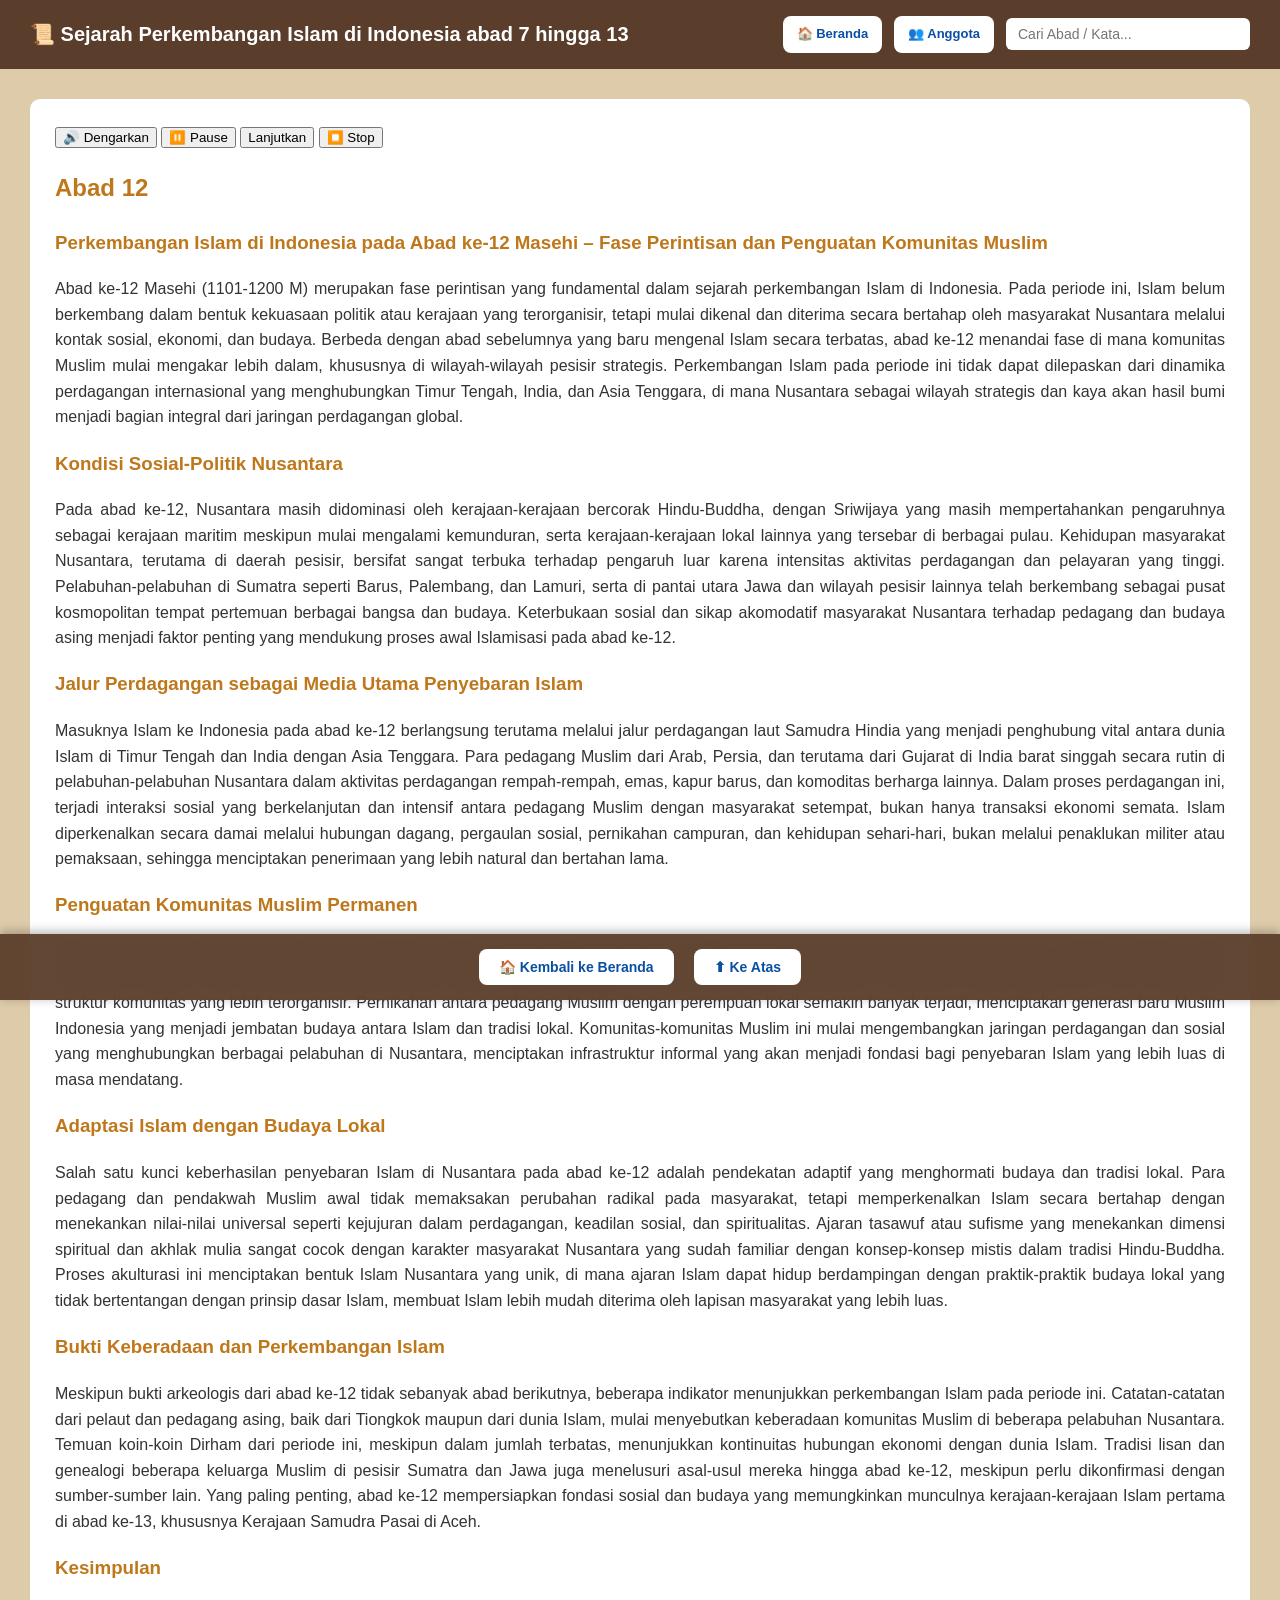
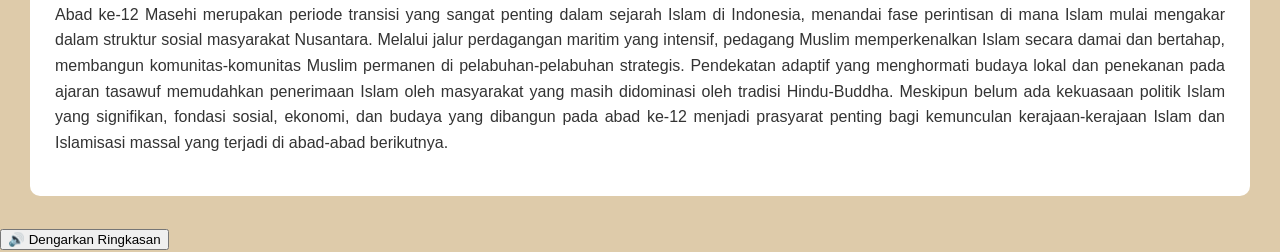
<file: abad12.html>
<!DOCTYPE html>
<html lang="id">
<head>
    <meta charset="UTF-8">
    <meta name="viewport" content="width=device-width, initial-scale=1.0">
    <title>Abad 7 - Sejarah Islam Indonesia</title>
    <link rel="stylesheet" href="style.css">
</head>
<body>
    <header class="top-header">
        <h1>📜 Sejarah Perkembangan Islam di Indonesia abad 7 hingga 13</h1>
        <div class="header-right">
            <div class="nav-box" onclick="location.href='sidkel4.html'">🏠 Beranda</div>
            <div class="nav-box" onclick="location.href='anggota.html'">👥 Anggota</div>
            <div class="search-box">
                <input type="text" id="searchInput" placeholder="Cari Abad / Kata..." oninput="liveSearch()">
                <div id="searchResults"></div>
            </div>
        </div>
    </header>

    <div class="content content-page">
        <div class="card" style="display: block;">
   

<div class="voice-control">
            <button onclick="startReading()">🔊 Dengarkan</button>
            <button onclick="pauseReading()">⏸️ Pause</button>
             <button onclick="pauseReading()"> Lanjutkan</button>
            <button onclick="stopReading()">⏹️ Stop</button>
        </div>

        
        <div id="contentAbad">
            <h2>Abad 12</h2>
        <h3>Perkembangan Islam di Indonesia pada Abad ke-12 Masehi – Fase Perintisan dan Penguatan Komunitas Muslim</h3>
<p class="justify">
Abad ke-12 Masehi (1101-1200 M) merupakan fase perintisan yang fundamental dalam sejarah perkembangan Islam di Indonesia. Pada periode ini, Islam belum berkembang dalam bentuk kekuasaan politik atau kerajaan yang terorganisir, tetapi mulai dikenal dan diterima secara bertahap oleh masyarakat Nusantara melalui kontak sosial, ekonomi, dan budaya. Berbeda dengan abad sebelumnya yang baru mengenal Islam secara terbatas, abad ke-12 menandai fase di mana komunitas Muslim mulai mengakar lebih dalam, khususnya di wilayah-wilayah pesisir strategis. Perkembangan Islam pada periode ini tidak dapat dilepaskan dari dinamika perdagangan internasional yang menghubungkan Timur Tengah, India, dan Asia Tenggara, di mana Nusantara sebagai wilayah strategis dan kaya akan hasil bumi menjadi bagian integral dari jaringan perdagangan global.
</p>

<h3>Kondisi Sosial-Politik Nusantara</h3>
<p class="justify">
Pada abad ke-12, Nusantara masih didominasi oleh kerajaan-kerajaan bercorak Hindu-Buddha, dengan Sriwijaya yang masih mempertahankan pengaruhnya sebagai kerajaan maritim meskipun mulai mengalami kemunduran, serta kerajaan-kerajaan lokal lainnya yang tersebar di berbagai pulau. Kehidupan masyarakat Nusantara, terutama di daerah pesisir, bersifat sangat terbuka terhadap pengaruh luar karena intensitas aktivitas perdagangan dan pelayaran yang tinggi. Pelabuhan-pelabuhan di Sumatra seperti Barus, Palembang, dan Lamuri, serta di pantai utara Jawa dan wilayah pesisir lainnya telah berkembang sebagai pusat kosmopolitan tempat pertemuan berbagai bangsa dan budaya. Keterbukaan sosial dan sikap akomodatif masyarakat Nusantara terhadap pedagang dan budaya asing menjadi faktor penting yang mendukung proses awal Islamisasi pada abad ke-12.
</p>

<h3>Jalur Perdagangan sebagai Media Utama Penyebaran Islam</h3>
<p class="justify">
Masuknya Islam ke Indonesia pada abad ke-12 berlangsung terutama melalui jalur perdagangan laut Samudra Hindia yang menjadi penghubung vital antara dunia Islam di Timur Tengah dan India dengan Asia Tenggara. Para pedagang Muslim dari Arab, Persia, dan terutama dari Gujarat di India barat singgah secara rutin di pelabuhan-pelabuhan Nusantara dalam aktivitas perdagangan rempah-rempah, emas, kapur barus, dan komoditas berharga lainnya. Dalam proses perdagangan ini, terjadi interaksi sosial yang berkelanjutan dan intensif antara pedagang Muslim dengan masyarakat setempat, bukan hanya transaksi ekonomi semata. Islam diperkenalkan secara damai melalui hubungan dagang, pergaulan sosial, pernikahan campuran, dan kehidupan sehari-hari, bukan melalui penaklukan militer atau pemaksaan, sehingga menciptakan penerimaan yang lebih natural dan bertahan lama.
</p>

<h3>Penguatan Komunitas Muslim Permanen</h3>
<p class="justify">
Abad ke-12 menandai transisi penting dari kehadiran Muslim yang bersifat sementara menjadi komunitas yang menetap secara permanen. Pedagang Muslim tidak lagi hanya singgah untuk berdagang kemudian pergi, tetapi mulai membangun pemukiman di sekitar pelabuhan, mendirikan masjid-masjid kecil, dan membentuk struktur komunitas yang lebih terorganisir. Pernikahan antara pedagang Muslim dengan perempuan lokal semakin banyak terjadi, menciptakan generasi baru Muslim Indonesia yang menjadi jembatan budaya antara Islam dan tradisi lokal. Komunitas-komunitas Muslim ini mulai mengembangkan jaringan perdagangan dan sosial yang menghubungkan berbagai pelabuhan di Nusantara, menciptakan infrastruktur informal yang akan menjadi fondasi bagi penyebaran Islam yang lebih luas di masa mendatang.
</p>

<h3>Adaptasi Islam dengan Budaya Lokal</h3>
<p class="justify">
Salah satu kunci keberhasilan penyebaran Islam di Nusantara pada abad ke-12 adalah pendekatan adaptif yang menghormati budaya dan tradisi lokal. Para pedagang dan pendakwah Muslim awal tidak memaksakan perubahan radikal pada masyarakat, tetapi memperkenalkan Islam secara bertahap dengan menekankan nilai-nilai universal seperti kejujuran dalam perdagangan, keadilan sosial, dan spiritualitas. Ajaran tasawuf atau sufisme yang menekankan dimensi spiritual dan akhlak mulia sangat cocok dengan karakter masyarakat Nusantara yang sudah familiar dengan konsep-konsep mistis dalam tradisi Hindu-Buddha. Proses akulturasi ini menciptakan bentuk Islam Nusantara yang unik, di mana ajaran Islam dapat hidup berdampingan dengan praktik-praktik budaya lokal yang tidak bertentangan dengan prinsip dasar Islam, membuat Islam lebih mudah diterima oleh lapisan masyarakat yang lebih luas.
</p>

<h3>Bukti Keberadaan dan Perkembangan Islam</h3>
<p class="justify">
Meskipun bukti arkeologis dari abad ke-12 tidak sebanyak abad berikutnya, beberapa indikator menunjukkan perkembangan Islam pada periode ini. Catatan-catatan dari pelaut dan pedagang asing, baik dari Tiongkok maupun dari dunia Islam, mulai menyebutkan keberadaan komunitas Muslim di beberapa pelabuhan Nusantara. Temuan koin-koin Dirham dari periode ini, meskipun dalam jumlah terbatas, menunjukkan kontinuitas hubungan ekonomi dengan dunia Islam. Tradisi lisan dan genealogi beberapa keluarga Muslim di pesisir Sumatra dan Jawa juga menelusuri asal-usul mereka hingga abad ke-12, meskipun perlu dikonfirmasi dengan sumber-sumber lain. Yang paling penting, abad ke-12 mempersiapkan fondasi sosial dan budaya yang memungkinkan munculnya kerajaan-kerajaan Islam pertama di abad ke-13, khususnya Kerajaan Samudra Pasai di Aceh.
</p>

<h3>Kesimpulan</h3>
<p class="justify">
Abad ke-12 Masehi merupakan periode transisi yang sangat penting dalam sejarah Islam di Indonesia, menandai fase perintisan di mana Islam mulai mengakar dalam struktur sosial masyarakat Nusantara. Melalui jalur perdagangan maritim yang intensif, pedagang Muslim memperkenalkan Islam secara damai dan bertahap, membangun komunitas-komunitas Muslim permanen di pelabuhan-pelabuhan strategis. Pendekatan adaptif yang menghormati budaya lokal dan penekanan pada ajaran tasawuf memudahkan penerimaan Islam oleh masyarakat yang masih didominasi oleh tradisi Hindu-Buddha. Meskipun belum ada kekuasaan politik Islam yang signifikan, fondasi sosial, ekonomi, dan budaya yang dibangun pada abad ke-12 menjadi prasyarat penting bagi kemunculan kerajaan-kerajaan Islam dan Islamisasi massal yang terjadi di abad-abad berikutnya.
</p>
        </div>
     </div>
    </div>

    <div class="bottom-nav" id="bottomNav">
        <button class="bottom-nav-btn" onclick="location.href='sidkel4.html'">🏠 Kembali ke Beranda</button>
        <button class="bottom-nav-btn" onclick="scrollToTop()">⬆ Ke Atas</button>
    </div>
<button onclick="playVoice()" class="voice-btn">
🔊 Dengarkan Ringkasan
</button>
    <script src="main.js"></script>
<script>
let speech;
let isPaused = false;

function startReading() {
    stopReading();
    const text = document.getElementById("contentAbad").innerText;

    speech = new SpeechSynthesisUtterance(text);
    speech.lang = "id-ID";
    speech.rate = 0.95;
    speech.pitch = 1;

    window.speechSynthesis.speak(speech);
}

function pauseReading() {
    if (!window.speechSynthesis.speaking) return;

    if (isPaused) {
        window.speechSynthesis.resume();
        isPaused = false;
    } else {
        window.speechSynthesis.pause();
        isPaused = true;
    }
}

function stopReading() {
    window.speechSynthesis.cancel();
    isPaused = false;
}
function playVoice() {
    const text = document.body.innerText.slice(0, 800); 

    const utterance = new SpeechSynthesisUtterance(text);
    utterance.lang = "id-ID";
    utterance.rate = 0.95;

    speechSynthesis.cancel(); 
    speechSynthesis.speak(utterance);
}
</script>
</body>

</html>
</file>
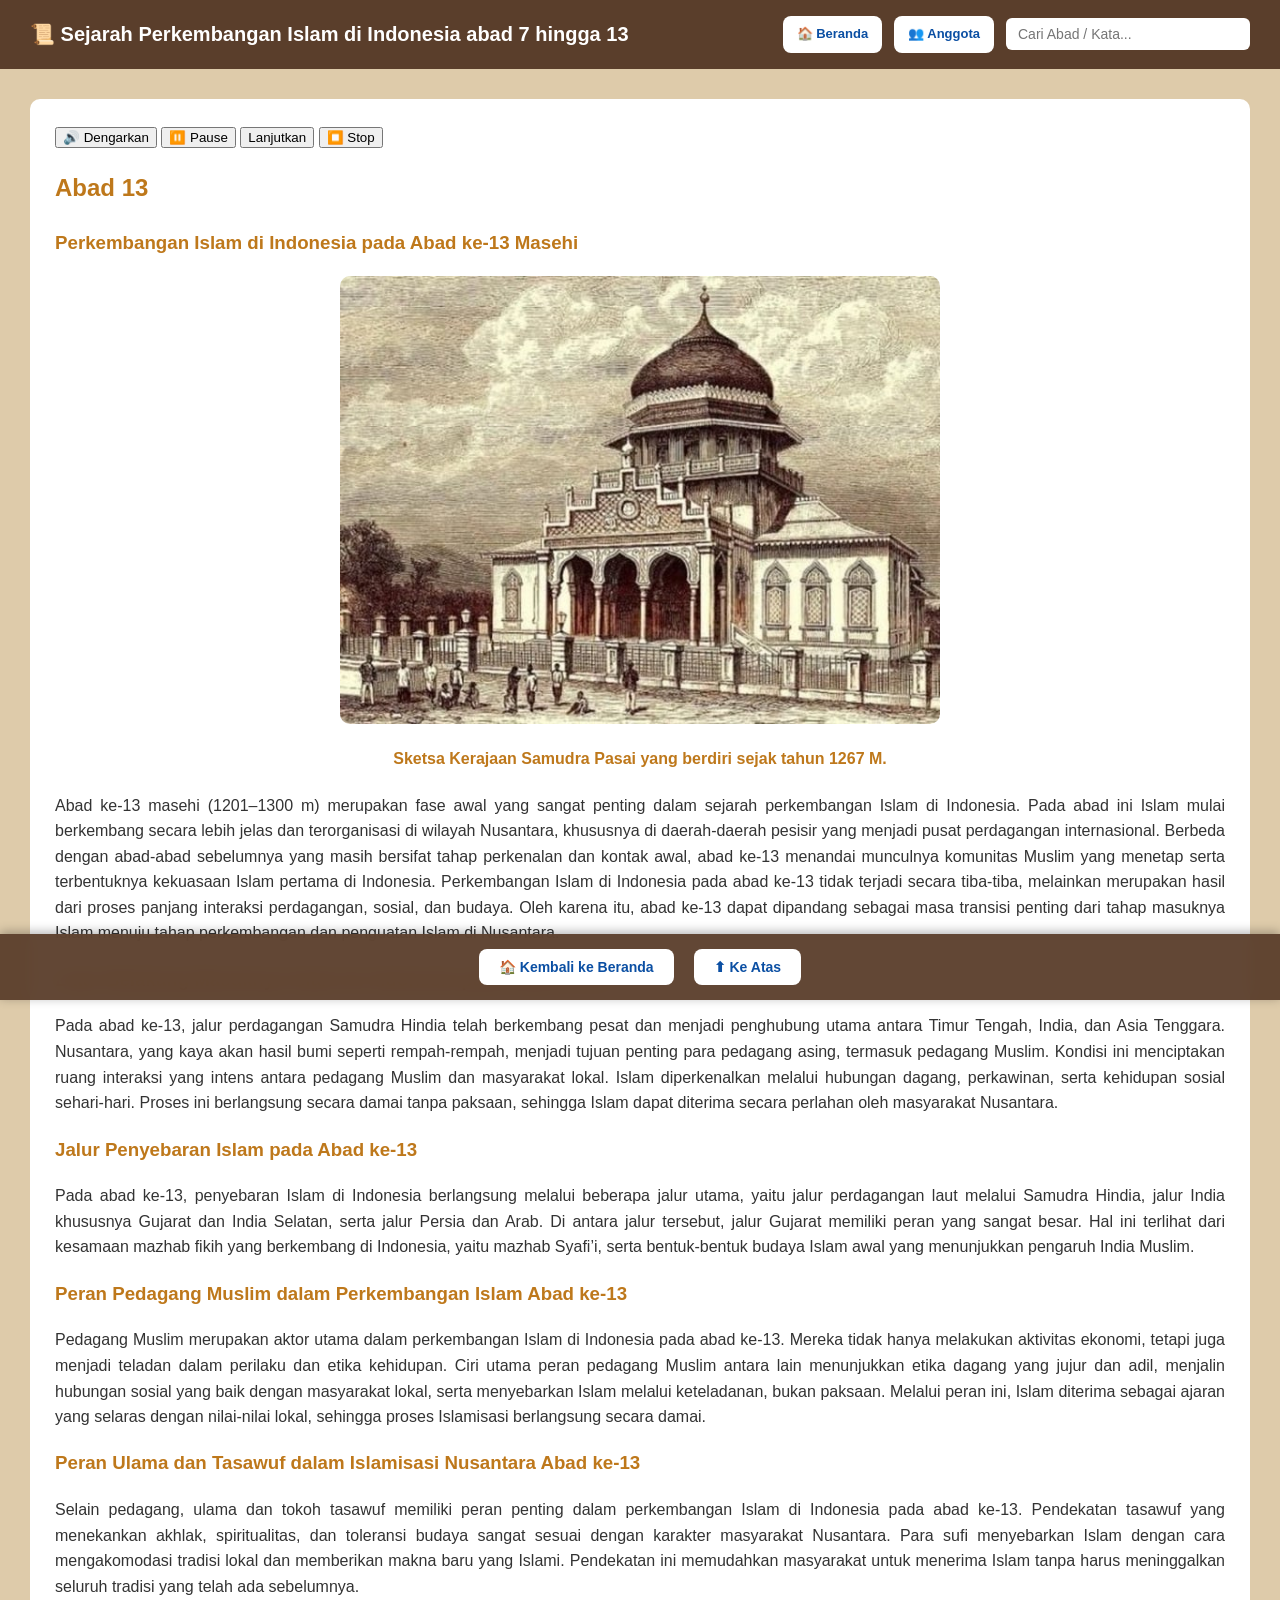
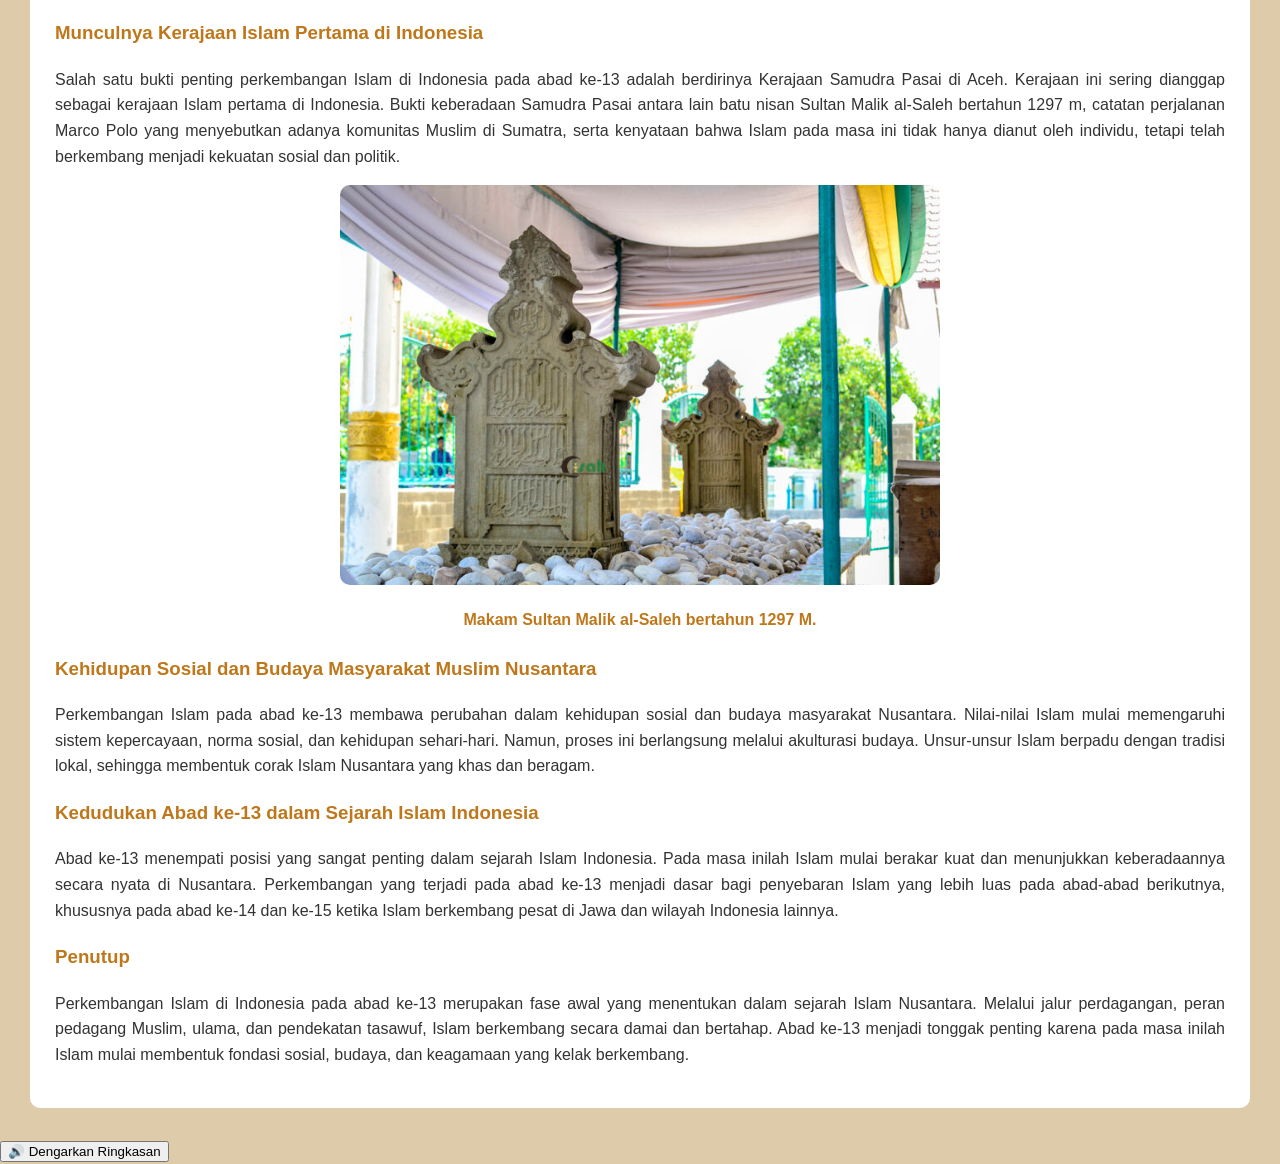
<file: abad13.html>
<!DOCTYPE html>
<html lang="id">
<head>
    <meta charset="UTF-8">
    <meta name="viewport" content="width=device-width, initial-scale=1.0">
    <title>Abad 7 - Sejarah Islam Indonesia</title>
    <link rel="stylesheet" href="style.css">
</head>
<body>
    <header class="top-header">
        <h1>📜 Sejarah Perkembangan Islam di Indonesia abad 7 hingga 13</h1>
        <div class="header-right">
            <div class="nav-box" onclick="location.href='sidkel4.html'">🏠 Beranda</div>
            <div class="nav-box" onclick="location.href='anggota.html'">👥 Anggota</div>
            <div class="search-box">
                <input type="text" id="searchInput" placeholder="Cari Abad / Kata..." oninput="liveSearch()">
                <div id="searchResults"></div>
            </div>
        </div>
    </header>

    <div class="content content-page">
        <div class="card" style="display: block;">
       

        <div class="voice-control">
            <button onclick="startReading()">🔊 Dengarkan</button>
            <button onclick="pauseReading()">⏸️ Pause</button>
             <button onclick="pauseReading()"> Lanjutkan</button>
            <button onclick="stopReading()">⏹️ Stop</button>
        </div>

        
        <div id="contentAbad">
            <h2>Abad 13</h2>
        <h3>Perkembangan Islam di Indonesia pada Abad ke-13 Masehi</h3>
        <img src="kel4sid/pasai.jpg" class="gambar" alt="Sketsa Kerajaan Samudra Pasai yang berdiri sejak tahun 1267 M.">
            <h4 style="text-align: center;">Sketsa Kerajaan Samudra Pasai yang berdiri sejak tahun 1267 M.</h4>
            
<p class="justify">
Abad ke-13 masehi (1201–1300 m) merupakan fase awal yang sangat penting dalam sejarah perkembangan Islam di Indonesia. Pada abad ini Islam mulai berkembang secara lebih jelas dan terorganisasi di wilayah Nusantara, khususnya di daerah-daerah pesisir yang menjadi pusat perdagangan internasional. Berbeda dengan abad-abad sebelumnya yang masih bersifat tahap perkenalan dan kontak awal, abad ke-13 menandai munculnya komunitas Muslim yang menetap serta terbentuknya kekuasaan Islam pertama di Indonesia. Perkembangan Islam di Indonesia pada abad ke-13 tidak terjadi secara tiba-tiba, melainkan merupakan hasil dari proses panjang interaksi perdagangan, sosial, dan budaya. Oleh karena itu, abad ke-13 dapat dipandang sebagai masa transisi penting dari tahap masuknya Islam menuju tahap perkembangan dan penguatan Islam di Nusantara.
</p>

<h3>Latar Belakang Masuknya Islam ke Indonesia pada Abad ke-13</h3>
<p class="justify">
Pada abad ke-13, jalur perdagangan Samudra Hindia telah berkembang pesat dan menjadi penghubung utama antara Timur Tengah, India, dan Asia Tenggara. Nusantara, yang kaya akan hasil bumi seperti rempah-rempah, menjadi tujuan penting para pedagang asing, termasuk pedagang Muslim. Kondisi ini menciptakan ruang interaksi yang intens antara pedagang Muslim dan masyarakat lokal. Islam diperkenalkan melalui hubungan dagang, perkawinan, serta kehidupan sosial sehari-hari. Proses ini berlangsung secara damai tanpa paksaan, sehingga Islam dapat diterima secara perlahan oleh masyarakat Nusantara.
</p>

<h3>Jalur Penyebaran Islam pada Abad ke-13</h3>
<p class="justify">
Pada abad ke-13, penyebaran Islam di Indonesia berlangsung melalui beberapa jalur utama, yaitu jalur perdagangan laut melalui Samudra Hindia, jalur India khususnya Gujarat dan India Selatan, serta jalur Persia dan Arab. Di antara jalur tersebut, jalur Gujarat memiliki peran yang sangat besar. Hal ini terlihat dari kesamaan mazhab fikih yang berkembang di Indonesia, yaitu mazhab Syafi’i, serta bentuk-bentuk budaya Islam awal yang menunjukkan pengaruh India Muslim.
</p>

<h3>Peran Pedagang Muslim dalam Perkembangan Islam Abad ke-13</h3>
<p class="justify">
Pedagang Muslim merupakan aktor utama dalam perkembangan Islam di Indonesia pada abad ke-13. Mereka tidak hanya melakukan aktivitas ekonomi, tetapi juga menjadi teladan dalam perilaku dan etika kehidupan. Ciri utama peran pedagang Muslim antara lain menunjukkan etika dagang yang jujur dan adil, menjalin hubungan sosial yang baik dengan masyarakat lokal, serta menyebarkan Islam melalui keteladanan, bukan paksaan. Melalui peran ini, Islam diterima sebagai ajaran yang selaras dengan nilai-nilai lokal, sehingga proses Islamisasi berlangsung secara damai.
</p>

<h3>Peran Ulama dan Tasawuf dalam Islamisasi Nusantara Abad ke-13</h3>
<p class="justify">
Selain pedagang, ulama dan tokoh tasawuf memiliki peran penting dalam perkembangan Islam di Indonesia pada abad ke-13. Pendekatan tasawuf yang menekankan akhlak, spiritualitas, dan toleransi budaya sangat sesuai dengan karakter masyarakat Nusantara. Para sufi menyebarkan Islam dengan cara mengakomodasi tradisi lokal dan memberikan makna baru yang Islami. Pendekatan ini memudahkan masyarakat untuk menerima Islam tanpa harus meninggalkan seluruh tradisi yang telah ada sebelumnya.
</p>

<h3>Munculnya Kerajaan Islam Pertama di Indonesia</h3>
<p class="justify">
Salah satu bukti penting perkembangan Islam di Indonesia pada abad ke-13 adalah berdirinya Kerajaan Samudra Pasai di Aceh. Kerajaan ini sering dianggap sebagai kerajaan Islam pertama di Indonesia. Bukti keberadaan Samudra Pasai antara lain batu nisan Sultan Malik al-Saleh bertahun 1297 m, catatan perjalanan Marco Polo yang menyebutkan adanya komunitas Muslim di Sumatra, serta kenyataan bahwa Islam pada masa ini tidak hanya dianut oleh individu, tetapi telah berkembang menjadi kekuatan sosial dan politik.
</p>
<img src="kel4sid/malik.jpg" class="gambar" alt="Makam Sultan Malik al-Saleh bertahun 1297 M.">
            <h4 style="text-align: center;">Makam Sultan Malik al-Saleh bertahun 1297 M.</h4>

<h3>Kehidupan Sosial dan Budaya Masyarakat Muslim Nusantara</h3>
<p class="justify">
Perkembangan Islam pada abad ke-13 membawa perubahan dalam kehidupan sosial dan budaya masyarakat Nusantara. Nilai-nilai Islam mulai memengaruhi sistem kepercayaan, norma sosial, dan kehidupan sehari-hari. Namun, proses ini berlangsung melalui akulturasi budaya. Unsur-unsur Islam berpadu dengan tradisi lokal, sehingga membentuk corak Islam Nusantara yang khas dan beragam.
</p>

<h3>Kedudukan Abad ke-13 dalam Sejarah Islam Indonesia</h3>
<p class="justify">
Abad ke-13 menempati posisi yang sangat penting dalam sejarah Islam Indonesia. Pada masa inilah Islam mulai berakar kuat dan menunjukkan keberadaannya secara nyata di Nusantara. Perkembangan yang terjadi pada abad ke-13 menjadi dasar bagi penyebaran Islam yang lebih luas pada abad-abad berikutnya, khususnya pada abad ke-14 dan ke-15 ketika Islam berkembang pesat di Jawa dan wilayah Indonesia lainnya.
</p>

<h3>Penutup</h3>
<p class="justify">
Perkembangan Islam di Indonesia pada abad ke-13 merupakan fase awal yang menentukan dalam sejarah Islam Nusantara. Melalui jalur perdagangan, peran pedagang Muslim, ulama, dan pendekatan tasawuf, Islam berkembang secara damai dan bertahap. Abad ke-13 menjadi tonggak penting karena pada masa inilah Islam mulai membentuk fondasi sosial, budaya, dan keagamaan yang kelak berkembang.
</p>
     </div>
    </div>
         </div>

    <div class="bottom-nav" id="bottomNav">
        <button class="bottom-nav-btn" onclick="location.href='sidkel4.html'">🏠 Kembali ke Beranda</button>
        <button class="bottom-nav-btn" onclick="scrollToTop()">⬆ Ke Atas</button>
    </div>
<button onclick="playVoice()" class="voice-btn">
🔊 Dengarkan Ringkasan
</button>
    <script src="main.js"></script>
    <script>
let speech;
let isPaused = false;

function startReading() {
    stopReading();
    const text = document.getElementById("contentAbad").innerText;

    speech = new SpeechSynthesisUtterance(text);
    speech.lang = "id-ID";
    speech.rate = 0.95;
    speech.pitch = 1;

    window.speechSynthesis.speak(speech);
}

function pauseReading() {
    if (!window.speechSynthesis.speaking) return;

    if (isPaused) {
        window.speechSynthesis.resume();
        isPaused = false;
    } else {
        window.speechSynthesis.pause();
        isPaused = true;
    }
}

function stopReading() {
    window.speechSynthesis.cancel();
    isPaused = false;
}
function playVoice() {
    const text = document.body.innerText.slice(0, 800); 

    const utterance = new SpeechSynthesisUtterance(text);
    utterance.lang = "id-ID";
    utterance.rate = 0.95;

    speechSynthesis.cancel(); 
    speechSynthesis.speak(utterance);
}
</script>
</body>

</html>
</file>
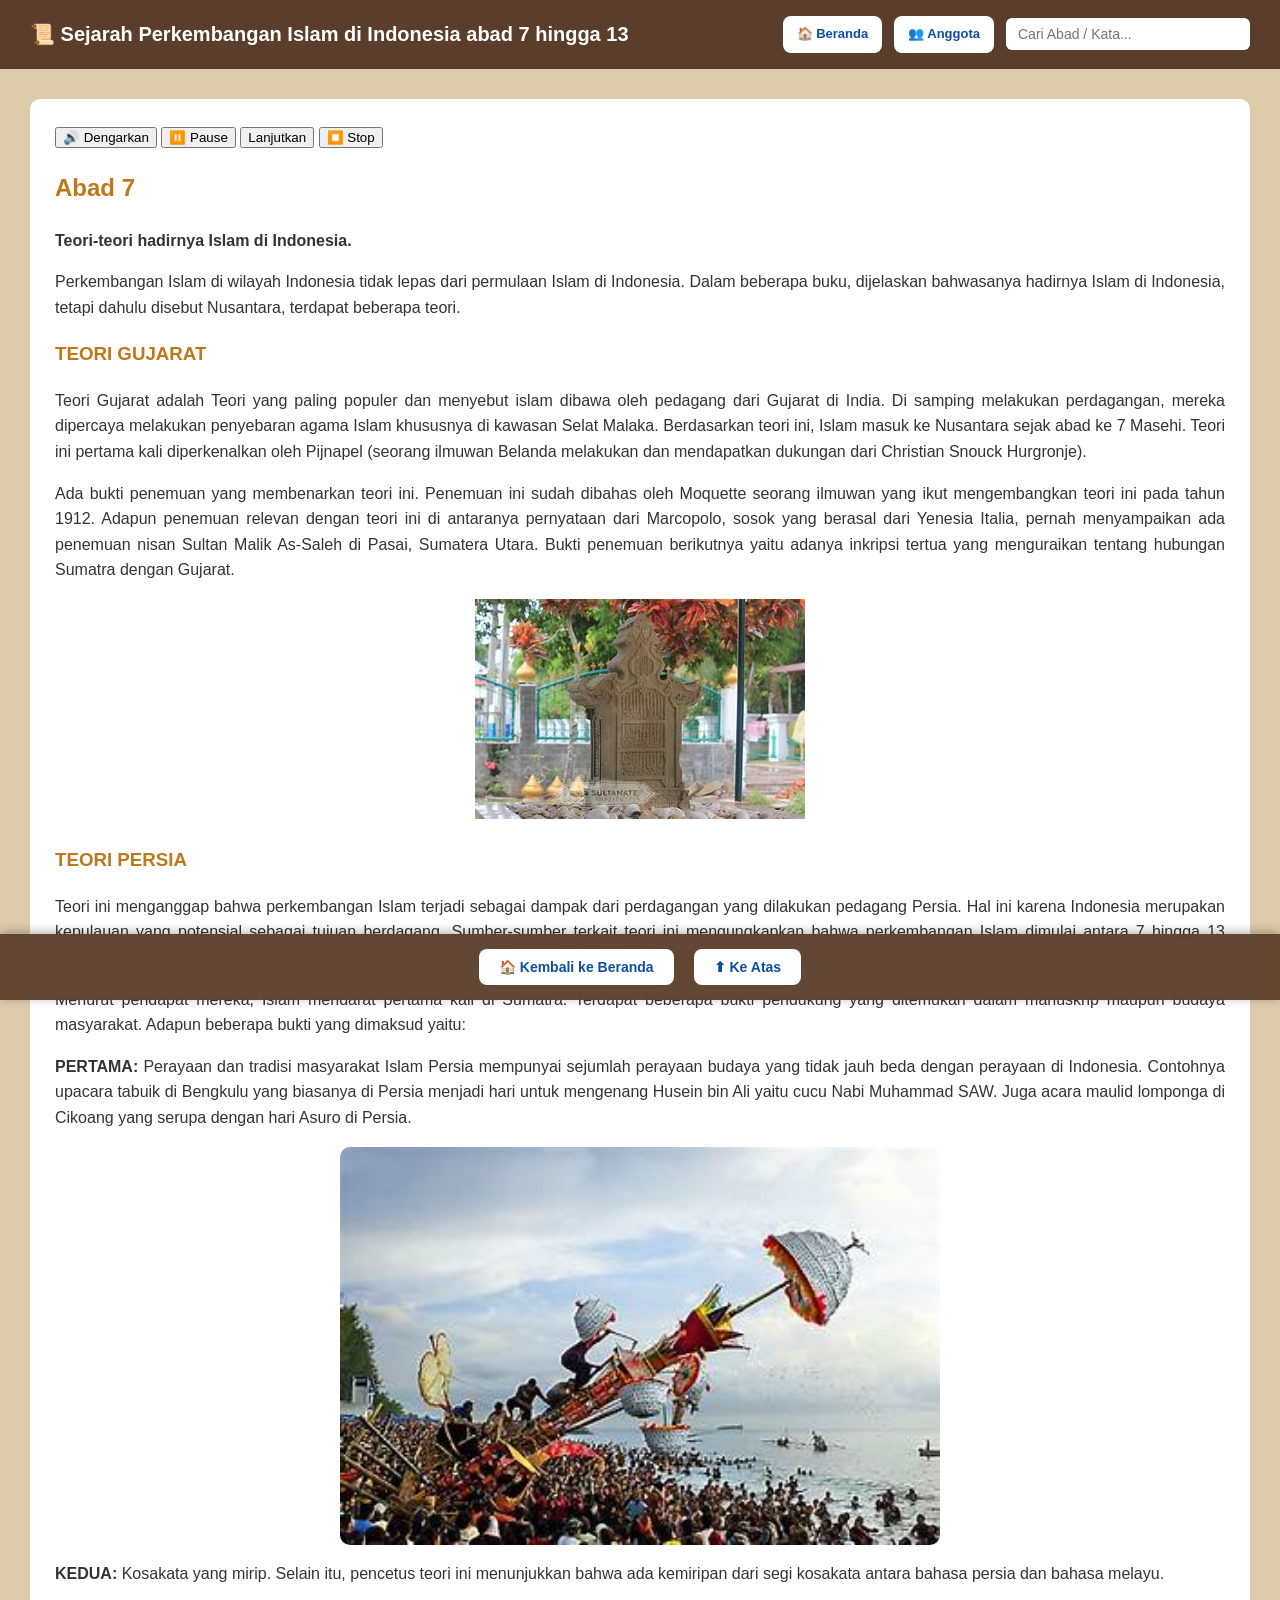
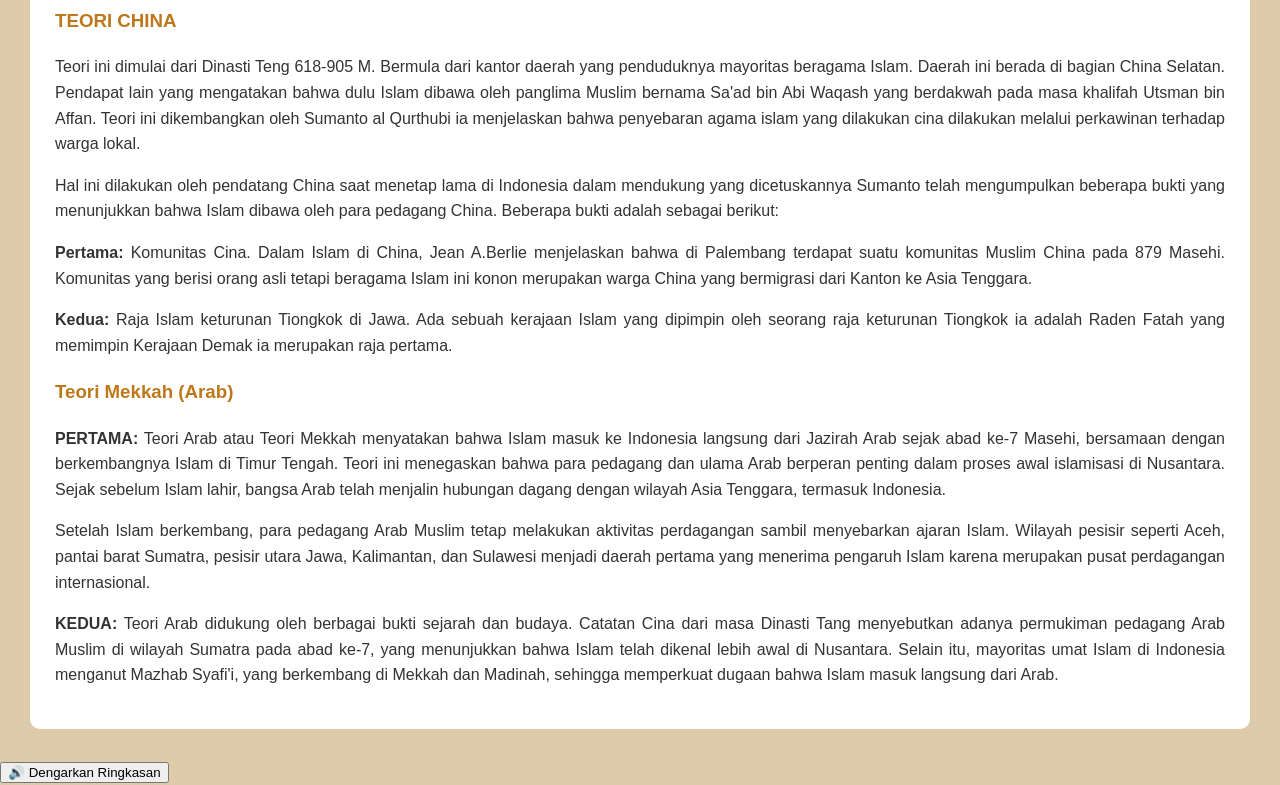
<file: abad7.html>
<!DOCTYPE html>
<html lang="id">
<head>
    <meta charset="UTF-8">
    <meta name="viewport" content="width=device-width, initial-scale=1.0">
    <title>Abad 7 - Sejarah Islam Indonesia</title>
    <link rel="stylesheet" href="style.css">
</head>
<body>
    <header class="top-header">
        <h1>📜 Sejarah Perkembangan Islam di Indonesia abad 7 hingga 13</h1>
        <div class="header-right">
            <div class="nav-box" onclick="location.href='sidkel4.html'">🏠 Beranda</div>
            <div class="nav-box" onclick="location.href='anggota.html'">👥 Anggota</div>
            <div class="search-box">
                <input type="text" id="searchInput" placeholder="Cari Abad / Kata..." oninput="liveSearch()">
                <div id="searchResults"></div>
            </div>
        </div>
    </header>

    <div class="content content-page">
        <div class="card" style="display: block;">

        <div class="voice-control">
            <button onclick="startReading()">🔊 Dengarkan</button>
            <button onclick="pauseReading()">⏸️ Pause</button>
             <button onclick="pauseReading()"> Lanjutkan</button>
            <button onclick="stopReading()">⏹️ Stop</button>
        </div>

        
        <div id="contentAbad">
            <h2>Abad 7</h2>
            <b>Teori-teori hadirnya Islam di Indonesia.</b>
            <p class="justify">Perkembangan Islam di wilayah Indonesia tidak lepas dari permulaan Islam di Indonesia. Dalam beberapa buku, dijelaskan bahwasanya hadirnya Islam di Indonesia, tetapi dahulu disebut Nusantara, terdapat beberapa teori.</p>

            <h3>TEORI GUJARAT</h3>
            <p class="justify">Teori Gujarat adalah Teori yang paling populer dan menyebut islam dibawa oleh pedagang dari Gujarat di India. Di samping melakukan perdagangan, mereka dipercaya melakukan penyebaran agama Islam khususnya di kawasan Selat Malaka. Berdasarkan teori ini, Islam masuk ke Nusantara sejak abad ke 7 Masehi. Teori ini pertama kali diperkenalkan oleh Pijnapel (seorang ilmuwan Belanda melakukan dan mendapatkan dukungan dari Christian Snouck Hurgronje).</p>

            <p class="justify">Ada bukti penemuan yang membenarkan teori ini. Penemuan ini sudah dibahas oleh Moquette seorang ilmuwan yang ikut mengembangkan teori ini pada tahun 1912. Adapun penemuan relevan dengan teori ini di antaranya pernyataan dari Marcopolo, sosok yang berasal dari Yenesia Italia, pernah menyampaikan ada penemuan nisan Sultan Malik As-Saleh di Pasai, Sumatera Utara. Bukti penemuan berikutnya yaitu adanya inkripsi tertua yang menguraikan tentang hubungan Sumatra dengan Gujarat.</p>
            <div style="text-align: center;">
             <img src="kel4sid/abad7.jpeg" alt="Gambar Sejarah Abad 7">
            </div>


            <h3>TEORI PERSIA</h3>
            <p class="justify">Teori ini menganggap bahwa perkembangan Islam terjadi sebagai dampak dari perdagangan yang dilakukan pedagang Persia. Hal ini karena Indonesia merupakan kepulauan yang potensial sebagai tujuan berdagang. Sumber-sumber terkait teori ini mengungkapkan bahwa perkembangan Islam dimulai antara 7 hingga 13 Masehi. Adapun pencetus teori masuknya Islam ke Indonesia adalah Profesor Umar Amir Husein dan Profesor Husein Jayadiningrat.</p>

            <p class="justify">Menurut pendapat mereka, Islam mendarat pertama kali di Sumatra. Terdapat beberapa bukti pendukung yang ditemukan dalam manuskrip maupun budaya masyarakat. Adapun beberapa bukti yang dimaksud yaitu:</p>

            <p class="justify"><b>PERTAMA:</b> Perayaan dan tradisi masyarakat Islam Persia mempunyai sejumlah perayaan budaya yang tidak jauh beda dengan perayaan di Indonesia. Contohnya upacara tabuik di Bengkulu yang biasanya di Persia menjadi hari untuk mengenang Husein bin Ali yaitu cucu Nabi Muhammad SAW. Juga acara maulid lomponga di Cikoang yang serupa dengan hari Asuro di Persia.</p>
            <img src="kel4sid/abad7-2.jpg" class="gambar" alt="Gambar Sejarah Abad 7">
            <p class="justify"><b>KEDUA:</b> Kosakata yang mirip. Selain itu, pencetus teori ini menunjukkan bahwa ada kemiripan dari segi kosakata antara bahasa persia dan bahasa melayu.</p>

            <h3>TEORI CHINA</h3>
            <p class="justify">Teori ini dimulai dari Dinasti Teng 618-905 M. Bermula dari kantor daerah yang penduduknya mayoritas beragama Islam. Daerah ini berada di bagian China Selatan. Pendapat lain yang mengatakan bahwa dulu Islam dibawa oleh panglima Muslim bernama Sa'ad bin Abi Waqash yang berdakwah pada masa khalifah Utsman bin Affan. Teori ini dikembangkan oleh Sumanto al Qurthubi ia menjelaskan bahwa penyebaran agama islam yang dilakukan cina dilakukan melalui perkawinan terhadap warga lokal.</p>

            <p class="justify">Hal ini dilakukan oleh pendatang China saat menetap lama di Indonesia dalam mendukung yang dicetuskannya Sumanto telah mengumpulkan beberapa bukti yang menunjukkan bahwa Islam dibawa oleh para pedagang China. Beberapa bukti adalah sebagai berikut:</p>

            <p class="justify"><b>Pertama:</b> Komunitas Cina. Dalam Islam di China, Jean A.Berlie menjelaskan bahwa di Palembang terdapat suatu komunitas Muslim China pada 879 Masehi. Komunitas yang berisi orang asli tetapi beragama Islam ini konon merupakan warga China yang bermigrasi dari Kanton ke Asia Tenggara.</p>

            <p class="justify"><b>Kedua:</b> Raja Islam keturunan Tiongkok di Jawa. Ada sebuah kerajaan Islam yang dipimpin oleh seorang raja keturunan Tiongkok ia adalah Raden Fatah yang memimpin Kerajaan Demak ia merupakan raja pertama.</p>

            <h3>Teori Mekkah (Arab)</h3>
            <p class="justify"><b>PERTAMA:</b> Teori Arab atau Teori Mekkah menyatakan bahwa Islam masuk ke Indonesia langsung dari Jazirah Arab sejak abad ke-7 Masehi, bersamaan dengan berkembangnya Islam di Timur Tengah. Teori ini menegaskan bahwa para pedagang dan ulama Arab berperan penting dalam proses awal islamisasi di Nusantara. Sejak sebelum Islam lahir, bangsa Arab telah menjalin hubungan dagang dengan wilayah Asia Tenggara, termasuk Indonesia.</p>

            <p class="justify">Setelah Islam berkembang, para pedagang Arab Muslim tetap melakukan aktivitas perdagangan sambil menyebarkan ajaran Islam. Wilayah pesisir seperti Aceh, pantai barat Sumatra, pesisir utara Jawa, Kalimantan, dan Sulawesi menjadi daerah pertama yang menerima pengaruh Islam karena merupakan pusat perdagangan internasional.</p>

            <p class="justify"><b>KEDUA:</b> Teori Arab didukung oleh berbagai bukti sejarah dan budaya. Catatan Cina dari masa Dinasti Tang menyebutkan adanya permukiman pedagang Arab Muslim di wilayah Sumatra pada abad ke-7, yang menunjukkan bahwa Islam telah dikenal lebih awal di Nusantara. Selain itu, mayoritas umat Islam di Indonesia menganut Mazhab Syafi'i, yang berkembang di Mekkah dan Madinah, sehingga memperkuat dugaan bahwa Islam masuk langsung dari Arab.</p>
           </div>
        </div>
    </div>

    <div class="bottom-nav" id="bottomNav">
        <button class="bottom-nav-btn" onclick="location.href='sidkel4.html'">🏠 Kembali ke Beranda</button>
        <button class="bottom-nav-btn" onclick="scrollToTop()">⬆ Ke Atas</button>
    </div>
<button onclick="playVoice()" class="voice-btn">
🔊 Dengarkan Ringkasan
</button>

    <script src="main.js"></script>

<script>
let speech;
let isPaused = false;

function startReading() {
    stopReading();
    const text = document.getElementById("contentAbad").innerText;

    speech = new SpeechSynthesisUtterance(text);
    speech.lang = "id-ID";
    speech.rate = 0.95;
    speech.pitch = 1;

    window.speechSynthesis.speak(speech);
}

function pauseReading() {
    if (!window.speechSynthesis.speaking) return;

    if (isPaused) {
        window.speechSynthesis.resume();
        isPaused = false;
    } else {
        window.speechSynthesis.pause();
        isPaused = true;
    }
}

function stopReading() {
    window.speechSynthesis.cancel();
    isPaused = false;
}
function playVoice() {
    const text = document.body.innerText.slice(0, 800); 

    const utterance = new SpeechSynthesisUtterance(text);
    utterance.lang = "id-ID";
    utterance.rate = 0.95;

    speechSynthesis.cancel(); 
    speechSynthesis.speak(utterance);
}
</script>
</body>

</html>
</file>
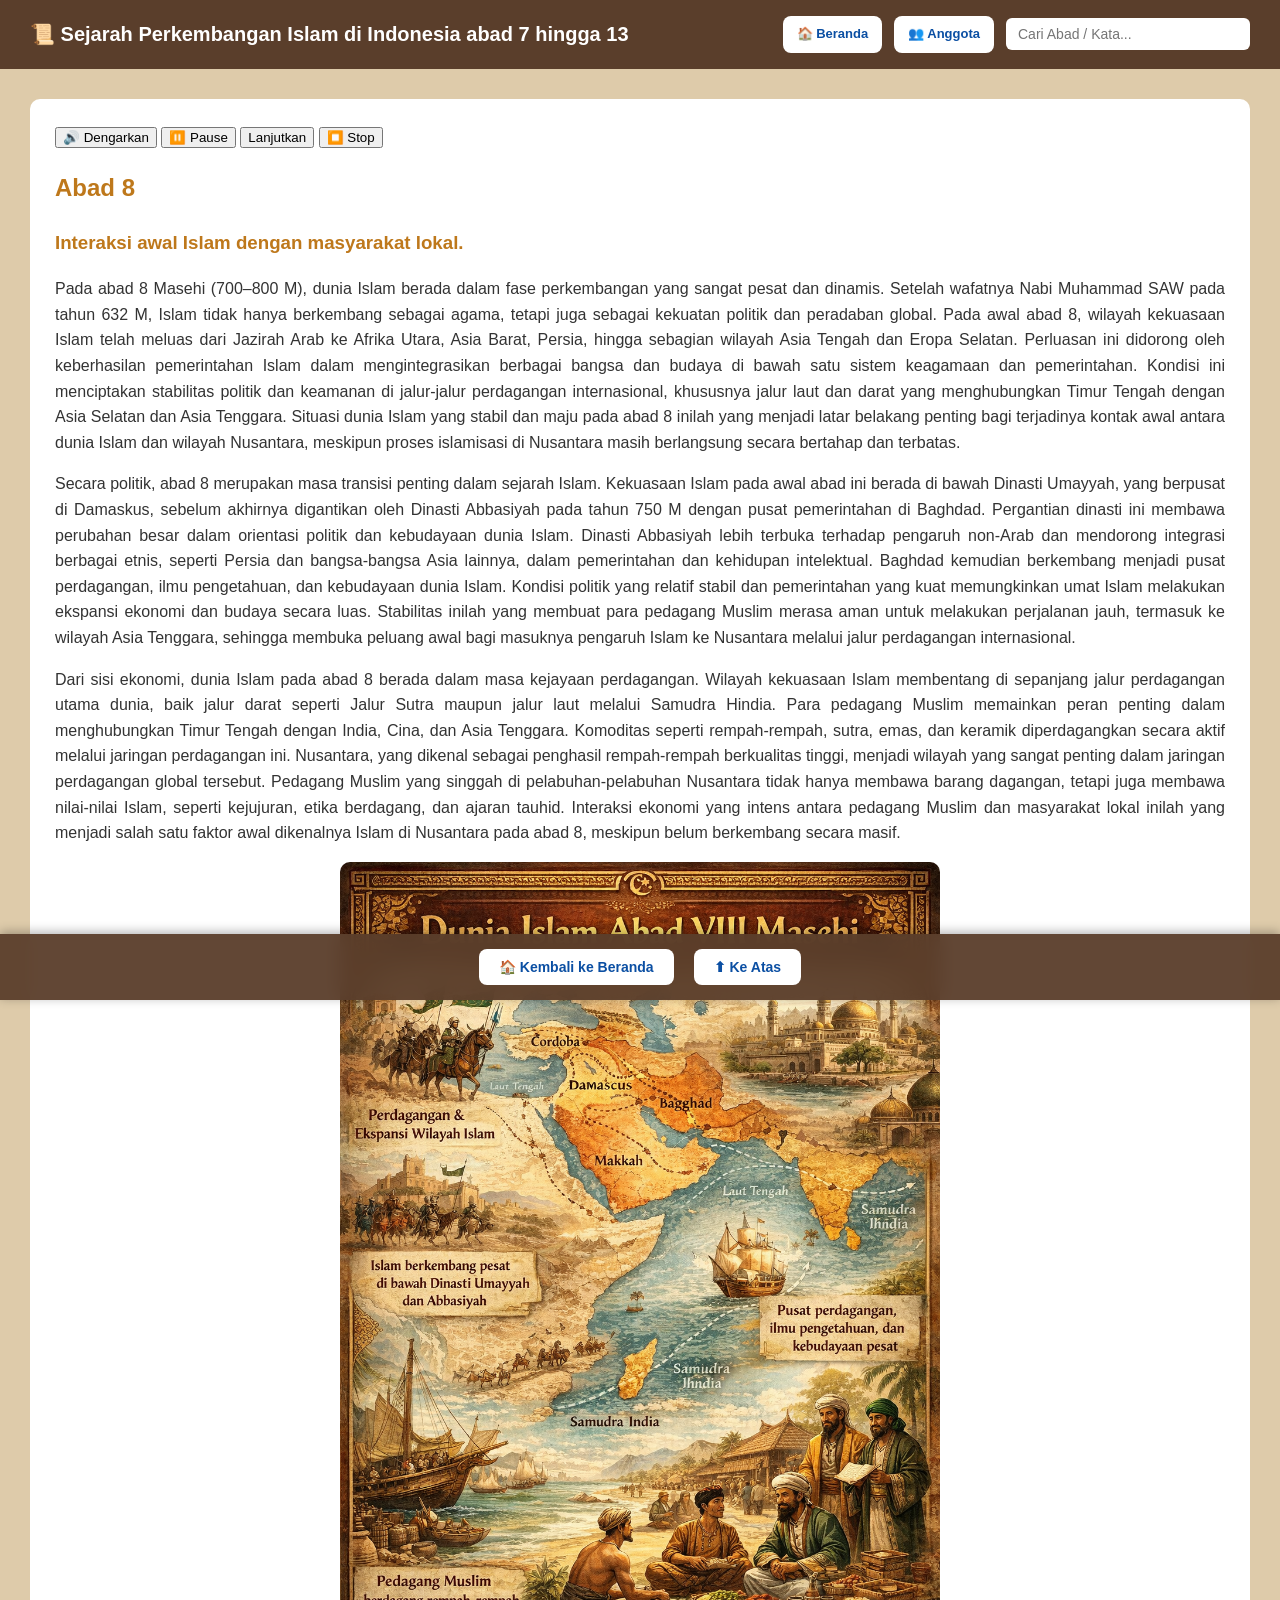
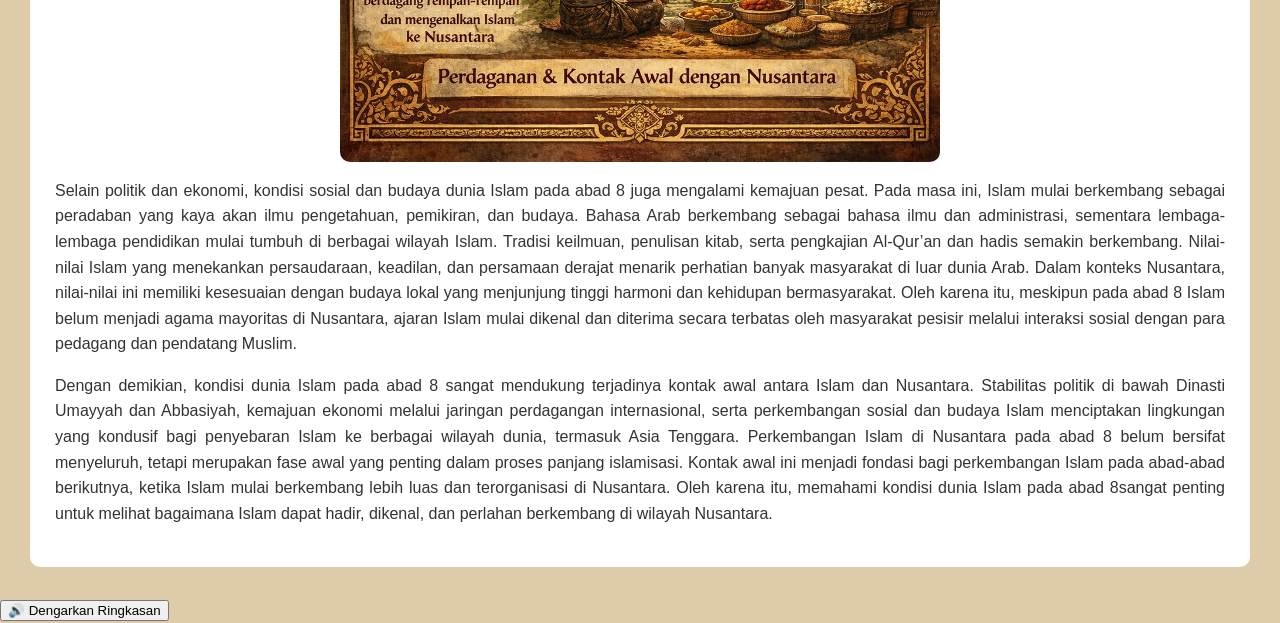
<file: abad8.html>
<!DOCTYPE html>
<html lang="id">
<head>
    <meta charset="UTF-8">
    <meta name="viewport" content="width=device-width, initial-scale=1.0">
    <title>Abad 7 - Sejarah Islam Indonesia</title>
    <link rel="stylesheet" href="style.css">
</head>
<body>
    <header class="top-header">
        <h1>📜 Sejarah Perkembangan Islam di Indonesia abad 7 hingga 13</h1>
        <div class="header-right">
            <div class="nav-box" onclick="location.href='sidkel4.html'">🏠 Beranda</div>
            <div class="nav-box" onclick="location.href='anggota.html'">👥 Anggota</div>
            <div class="search-box">
                <input type="text" id="searchInput" placeholder="Cari Abad / Kata..." oninput="liveSearch()">
                <div id="searchResults"></div>
            </div>
        </div>
    </header>

 <div class="content content-page">
        <div class="card" style="display: block;">

       <div class="voice-control">
            <button onclick="startReading()">🔊 Dengarkan</button>
            <button onclick="pauseReading()">⏸️ Pause</button>
             <button onclick="pauseReading()"> Lanjutkan</button>
            <button onclick="stopReading()">⏹️ Stop</button>
        </div>

        
        <div id="contentAbad">
            <h2>Abad 8</h2>
             <h3>Interaksi awal Islam dengan masyarakat lokal.</h3>
    
            <p class="justify"> Pada abad 8 Masehi (700–800 M), dunia Islam berada dalam fase perkembangan yang sangat pesat dan dinamis. Setelah wafatnya Nabi Muhammad SAW pada tahun 632 M, Islam tidak hanya berkembang sebagai agama, tetapi juga sebagai kekuatan politik dan peradaban global. Pada awal abad 8, wilayah kekuasaan Islam telah meluas dari Jazirah Arab ke Afrika Utara, Asia Barat, Persia, hingga sebagian wilayah Asia Tengah dan Eropa Selatan. Perluasan ini didorong oleh keberhasilan pemerintahan Islam dalam mengintegrasikan berbagai bangsa dan budaya di bawah satu sistem keagamaan dan pemerintahan. Kondisi ini menciptakan stabilitas politik dan keamanan di jalur-jalur perdagangan internasional, khususnya jalur laut dan darat yang menghubungkan Timur Tengah dengan Asia Selatan dan Asia Tenggara. Situasi dunia Islam yang stabil dan maju pada abad 8 inilah yang menjadi latar belakang penting bagi terjadinya kontak awal antara dunia Islam dan wilayah Nusantara, meskipun proses islamisasi di Nusantara masih berlangsung secara bertahap dan terbatas.</p>
   
            <p class="justify"> Secara politik, abad 8 merupakan masa transisi penting dalam sejarah Islam. Kekuasaan Islam pada awal abad ini berada di bawah Dinasti Umayyah, yang berpusat di Damaskus, sebelum akhirnya digantikan oleh Dinasti Abbasiyah pada tahun 750 M dengan pusat pemerintahan di Baghdad. Pergantian dinasti ini membawa perubahan besar dalam orientasi politik dan kebudayaan dunia Islam. Dinasti Abbasiyah lebih terbuka terhadap pengaruh non-Arab dan mendorong integrasi berbagai etnis, seperti Persia dan bangsa-bangsa Asia lainnya, dalam pemerintahan dan kehidupan intelektual. Baghdad kemudian berkembang menjadi pusat perdagangan, ilmu pengetahuan, dan kebudayaan dunia Islam. Kondisi politik yang relatif stabil dan pemerintahan yang kuat memungkinkan umat Islam melakukan ekspansi ekonomi dan budaya secara luas. Stabilitas inilah yang membuat para pedagang Muslim merasa aman untuk melakukan perjalanan jauh, termasuk ke wilayah Asia Tenggara, sehingga membuka peluang awal bagi masuknya pengaruh Islam ke Nusantara melalui jalur perdagangan internasional.</p>
    
            <p class="justify"> Dari sisi ekonomi, dunia Islam pada abad 8 berada dalam masa kejayaan perdagangan. Wilayah kekuasaan Islam membentang di sepanjang jalur perdagangan utama dunia, baik jalur darat seperti Jalur Sutra maupun jalur laut melalui Samudra Hindia. Para pedagang Muslim memainkan peran penting dalam menghubungkan Timur Tengah dengan India, Cina, dan Asia Tenggara. Komoditas seperti rempah-rempah, sutra, emas, dan keramik diperdagangkan secara aktif melalui jaringan perdagangan ini. Nusantara, yang dikenal sebagai penghasil rempah-rempah berkualitas tinggi, menjadi wilayah yang sangat penting dalam jaringan perdagangan global tersebut. Pedagang Muslim yang singgah di pelabuhan-pelabuhan Nusantara tidak hanya membawa barang dagangan, tetapi juga membawa nilai-nilai Islam, seperti kejujuran, etika berdagang, dan ajaran tauhid. Interaksi ekonomi yang intens antara pedagang Muslim dan masyarakat lokal inilah yang menjadi salah satu faktor awal dikenalnya Islam di Nusantara pada abad 8, meskipun belum berkembang secara masif.</p>
            <img src="kel4sid/abad8.png" class="gambar" alt="Gambar Sejarah Abad 8">
            <p class="justify"> Selain politik dan ekonomi, kondisi sosial dan budaya dunia Islam pada abad 8 juga mengalami kemajuan pesat. Pada masa ini, Islam mulai berkembang sebagai peradaban yang kaya akan ilmu pengetahuan, pemikiran, dan budaya. Bahasa Arab berkembang sebagai bahasa ilmu dan administrasi, sementara lembaga-lembaga pendidikan mulai tumbuh di berbagai wilayah Islam. Tradisi keilmuan, penulisan kitab, serta pengkajian Al-Qur’an dan hadis semakin berkembang. Nilai-nilai Islam yang menekankan persaudaraan, keadilan, dan persamaan derajat menarik perhatian banyak masyarakat di luar dunia Arab. Dalam konteks Nusantara, nilai-nilai ini memiliki kesesuaian dengan budaya lokal yang menjunjung tinggi harmoni dan kehidupan bermasyarakat. Oleh karena itu, meskipun pada abad 8 Islam belum menjadi agama mayoritas di Nusantara, ajaran Islam mulai dikenal dan diterima secara terbatas oleh masyarakat pesisir melalui interaksi sosial dengan para pedagang dan pendatang Muslim.</p>
    
            <p class="justify"> Dengan demikian, kondisi dunia Islam pada abad 8 sangat mendukung terjadinya kontak awal antara Islam dan Nusantara. Stabilitas politik di bawah Dinasti Umayyah dan Abbasiyah, kemajuan ekonomi melalui jaringan perdagangan internasional, serta perkembangan sosial dan budaya Islam menciptakan lingkungan yang kondusif bagi penyebaran Islam ke berbagai wilayah dunia, termasuk Asia Tenggara. Perkembangan Islam di Nusantara pada abad 8 belum bersifat menyeluruh, tetapi merupakan fase awal yang penting dalam proses panjang islamisasi. Kontak awal ini menjadi fondasi bagi perkembangan Islam pada abad-abad berikutnya, ketika Islam mulai berkembang lebih luas dan terorganisasi di Nusantara. Oleh karena itu, memahami kondisi dunia Islam pada abad 8sangat penting untuk melihat bagaimana Islam dapat hadir, dikenal, dan perlahan berkembang di wilayah Nusantara.</p>
         </div>
    </div>
        </div>
    <div class="bottom-nav" id="bottomNav">
        <button class="bottom-nav-btn" onclick="location.href='sidkel4.html'">🏠 Kembali ke Beranda</button>
        <button class="bottom-nav-btn" onclick="scrollToTop()">⬆ Ke Atas</button>
    </div>

    <script src="main.js"></script>
            <button onclick="playVoice()" class="voice-btn">
🔊 Dengarkan Ringkasan
</button>

 <script>
let speech;
let isPaused = false;

function startReading() {
    stopReading();
    const text = document.getElementById("contentAbad").innerText;

    speech = new SpeechSynthesisUtterance(text);
    speech.lang = "id-ID";
    speech.rate = 0.95;
    speech.pitch = 1;

    window.speechSynthesis.speak(speech);
}

function pauseReading() {
    if (!window.speechSynthesis.speaking) return;

    if (isPaused) {
        window.speechSynthesis.resume();
        isPaused = false;
    } else {
        window.speechSynthesis.pause();
        isPaused = true;
    }
}

function stopReading() {
    window.speechSynthesis.cancel();
    isPaused = false;
}
function playVoice() {
    const text = document.body.innerText.slice(0, 800); 

    const utterance = new SpeechSynthesisUtterance(text);
    utterance.lang = "id-ID";
    utterance.rate = 0.95;

    speechSynthesis.cancel(); 
    speechSynthesis.speak(utterance);
}
</script>
</body>

</html>
</file>
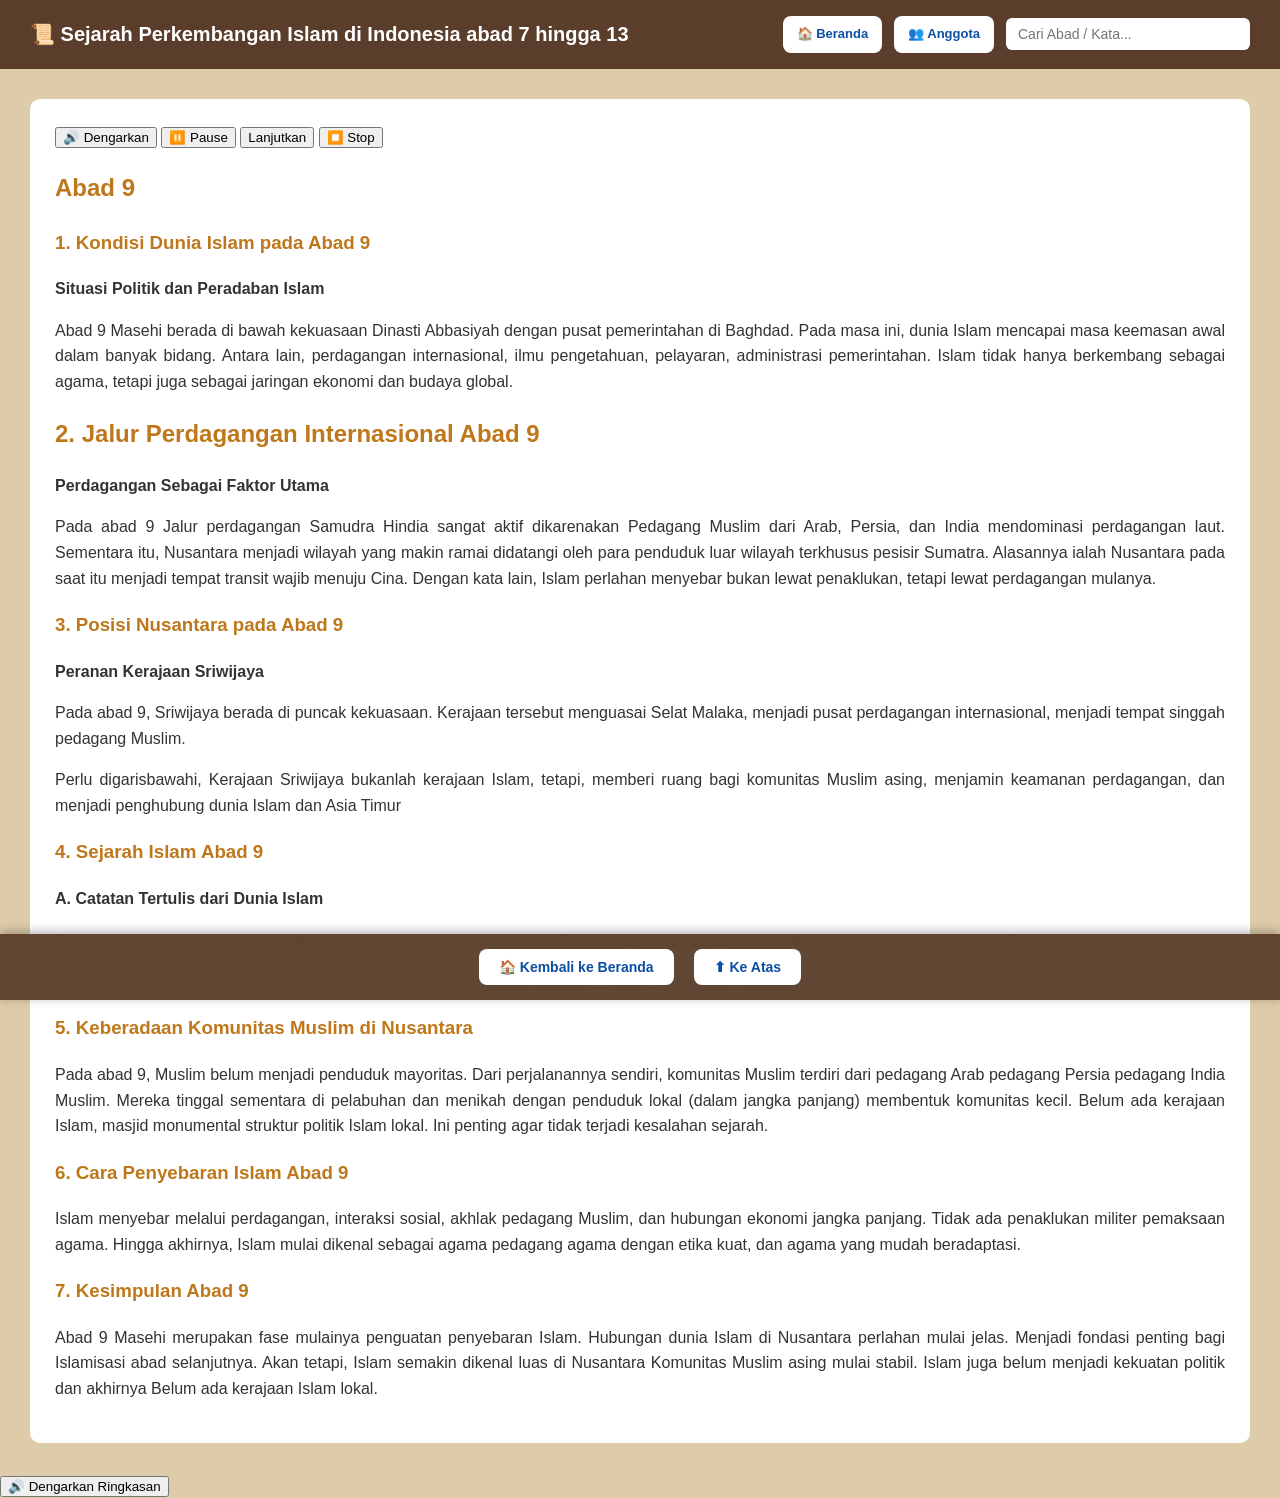
<file: abad9.html>
<!DOCTYPE html>
<html lang="id">
<head>
    <meta charset="UTF-8">
    <meta name="viewport" content="width=device-width, initial-scale=1.0">
    <title>Abad 7 - Sejarah Islam Indonesia</title>
    <link rel="stylesheet" href="style.css">
</head>
<body>
    <header class="top-header">
        <h1>📜 Sejarah Perkembangan Islam di Indonesia abad 7 hingga 13</h1>
        <div class="header-right">
            <div class="nav-box" onclick="location.href='sidkel4.html'">🏠 Beranda</div>
            <div class="nav-box" onclick="location.href='anggota.html'">👥 Anggota</div>
            <div class="search-box">
                <input type="text" id="searchInput" placeholder="Cari Abad / Kata..." oninput="liveSearch()">
                <div id="searchResults"></div>
            </div>
        </div>
    </header>
 <div class="content content-page">
        <div class="card" style="display: block;">

      <div class="voice-control">
            <button onclick="startReading()">🔊 Dengarkan</button>
            <button onclick="pauseReading()">⏸️ Pause</button>
             <button onclick="pauseReading()"> Lanjutkan</button>
            <button onclick="stopReading()">⏹️ Stop</button>
        </div>

        
        <div id="contentAbad">
   
            <h2>Abad 9</h2>
            <h3>1. Kondisi Dunia Islam pada Abad 9</h3>
            <b>Situasi Politik dan Peradaban Islam</b>
   <p class="justify"> Abad 9 Masehi berada di bawah kekuasaan Dinasti Abbasiyah dengan pusat pemerintahan di Baghdad. Pada masa ini, 
      dunia Islam mencapai masa keemasan awal dalam banyak bidang. Antara lain, perdagangan internasional, ilmu pengetahuan, pelayaran, administrasi pemerintahan. Islam tidak hanya berkembang sebagai agama, tetapi juga sebagai jaringan ekonomi dan budaya global.</p>
 
  <h2>2. Jalur Perdagangan Internasional Abad 9</h2>
    <b>Perdagangan Sebagai Faktor Utama</b>
     <p class="justify"> Pada abad 9
      Jalur perdagangan Samudra Hindia sangat aktif dikarenakan 
      Pedagang Muslim dari Arab, Persia, dan India mendominasi perdagangan laut. Sementara itu,
      Nusantara menjadi wilayah yang makin ramai didatangi oleh para penduduk luar wilayah terkhusus pesisir Sumatra. Alasannya ialah Nusantara pada saat itu menjadi tempat transit wajib menuju Cina.
      Dengan kata lain, Islam perlahan menyebar bukan lewat penaklukan, tetapi lewat perdagangan mulanya.</p>
  
  <h3>3. Posisi Nusantara pada Abad 9</h3>
    <b>Peranan Kerajaan Sriwijaya </b>
     <p class="justify"> Pada abad 9, Sriwijaya berada di puncak kekuasaan. Kerajaan tersebut menguasai
         Selat Malaka, menjadi pusat perdagangan internasional, menjadi tempat singgah pedagang Muslim. </p>
     <p class="justify">Perlu digarisbawahi, Kerajaan Sriwijaya bukanlah kerajaan Islam, tetapi, memberi ruang bagi komunitas Muslim asing, menjamin keamanan perdagangan, dan menjadi penghubung dunia Islam dan Asia Timur</p>
 
    <h3>4. Sejarah Islam Abad 9 </h3>
    <b>A. Catatan Tertulis dari Dunia Islam</b>
     <p class="justify"> Beberapa geografer dan penulis Muslim abad 9 mencatat wilayah Asia Tenggara, antara lain:
        bn Khordadbeh
        ,Al-Ya’qubi
        ,Sulaiman al-Tajir </p>
      <p class="justify">Mereka menyebut wilayah Zabag
        dan Sribuza.  Ini diyakini sebagai Sriwijaya.
         Artinya
        ,Nusantara sudah dikenal luas di dunia Islam
        ,Ada kontak langsung dan rutin</p>
 
    <h3>5. Keberadaan Komunitas Muslim di Nusantara</h3>
       <p class="justify"> Pada abad 9, Muslim belum menjadi penduduk mayoritas. Dari perjalanannya sendiri, komunitas Muslim terdiri dari 
        pedagang Arab
        pedagang Persia
        pedagang India Muslim. 
      Mereka
      tinggal sementara di pelabuhan
      dan menikah dengan penduduk lokal (dalam jangka panjang)
      membentuk komunitas kecil.
     Belum ada
     kerajaan Islam,
     masjid monumental
     struktur politik Islam lokal. Ini penting agar tidak terjadi kesalahan sejarah.</p>

    <H3> 6. Cara Penyebaran Islam Abad 9</H3>
     <p class="justify"> Islam menyebar melalui
        perdagangan,
        interaksi sosial,
        akhlak pedagang Muslim, dan
        hubungan ekonomi jangka panjang.
      Tidak ada
        penaklukan militer
        pemaksaan agama.
      Hingga akhirnya, Islam mulai dikenal sebagai
        agama pedagang
        agama dengan etika kuat, dan
        agama yang mudah beradaptasi.</p>

    <h3>7. Kesimpulan Abad 9</h3>
       <p class="justify">  Abad 9 Masehi merupakan fase mulainya penguatan penyebaran Islam.
          Hubungan dunia Islam di Nusantara perlahan mulai jelas.
          Menjadi fondasi penting bagi Islamisasi abad selanjutnya.
         Akan tetapi, Islam semakin dikenal luas di Nusantara
          Komunitas Muslim asing mulai stabil.
          Islam juga belum menjadi kekuatan politik dan akhirnya Belum ada kerajaan Islam lokal.</p>
     </div>
    </div>
        </div>

    <div class="bottom-nav" id="bottomNav">
        <button class="bottom-nav-btn" onclick="location.href='sidkel4.html'">🏠 Kembali ke Beranda</button>
        <button class="bottom-nav-btn" onclick="scrollToTop()">⬆ Ke Atas</button>
    </div>
        <button onclick="playVoice()" class="voice-btn">
🔊 Dengarkan Ringkasan
</button>

    <script src="main.js"></script>
<script>
let speech;
let isPaused = false;

function startReading() {
    stopReading();
    const text = document.getElementById("contentAbad").innerText;

    speech = new SpeechSynthesisUtterance(text);
    speech.lang = "id-ID";
    speech.rate = 0.95;
    speech.pitch = 1;

    window.speechSynthesis.speak(speech);
}

function pauseReading() {
    if (!window.speechSynthesis.speaking) return;

    if (isPaused) {
        window.speechSynthesis.resume();
        isPaused = false;
    } else {
        window.speechSynthesis.pause();
        isPaused = true;
    }
}

function stopReading() {
    window.speechSynthesis.cancel();
    isPaused = false;
}
function playVoice() {
    const text = document.body.innerText.slice(0, 800); 

    const utterance = new SpeechSynthesisUtterance(text);
    utterance.lang = "id-ID";
    utterance.rate = 0.95;

    speechSynthesis.cancel(); 
    speechSynthesis.speak(utterance);
}
</script>
</body>

</html>
</file>
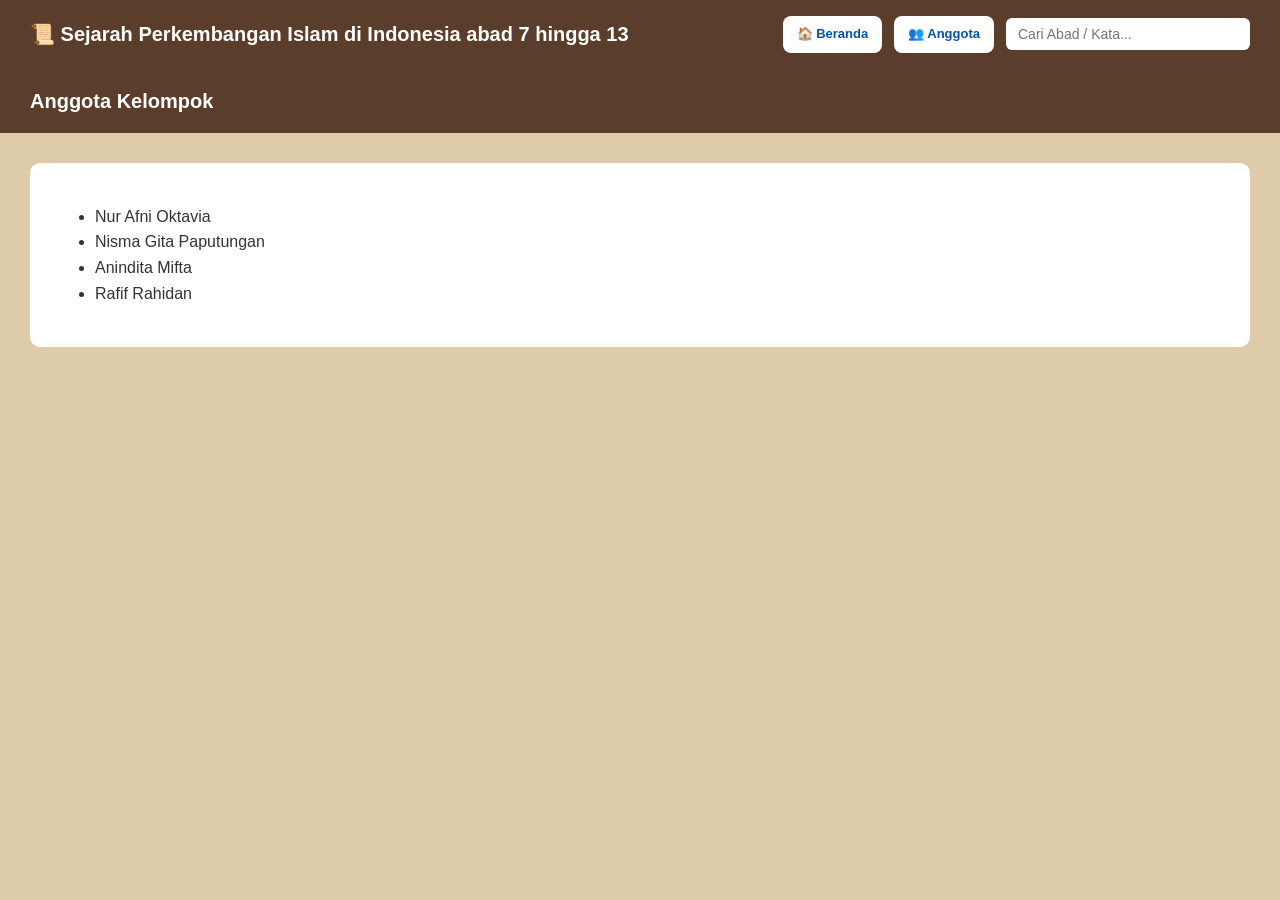
<file: anggota.html>
<!DOCTYPE html>
<html lang="id">
<head>
    <meta charset="UTF-8">
    <meta name="viewport" content="width=device-width, initial-scale=1.0">
    <title>Abad 7 - Sejarah Islam Indonesia</title>
    <link rel="stylesheet" href="style.css">
</head>
<body>
    <header class="top-header">
        <h1>📜 Sejarah Perkembangan Islam di Indonesia abad 7 hingga 13</h1>
        <div class="header-right">
            <div class="nav-box" onclick="location.href='sidkel4.html'">🏠 Beranda</div>
            <div class="nav-box" onclick="location.href='anggota.html'">👥 Anggota</div>
            <div class="search-box">
                <input type="text" id="searchInput" placeholder="Cari Abad / Kata..." oninput="liveSearch()">
                <div id="searchResults"></div>
            </div>
        </div>
    </header>

    <header class="top-header">
  <h1>Anggota Kelompok</h1>
</header>

<div class="content">
  <div class="card">
    <ul>
      <li>Nur Afni Oktavia</li>
      <li>Nisma Gita Paputungan</li>
      <li>Anindita Mifta</li>
      <li>Rafif Rahidan</li>
    </ul>
  </div>
</div>

</body>
</html>


    <div class="bottom-nav" id="bottomNav">
        <button class="bottom-nav-btn" onclick="location.href='sidkel4.html'">🏠 Kembali ke Beranda</button>
        <button class="bottom-nav-btn" onclick="scrollToTop()">⬆ Ke Atas</button>
    </div>

    <script src="main.js"></script>
</body>
</html>
</file>
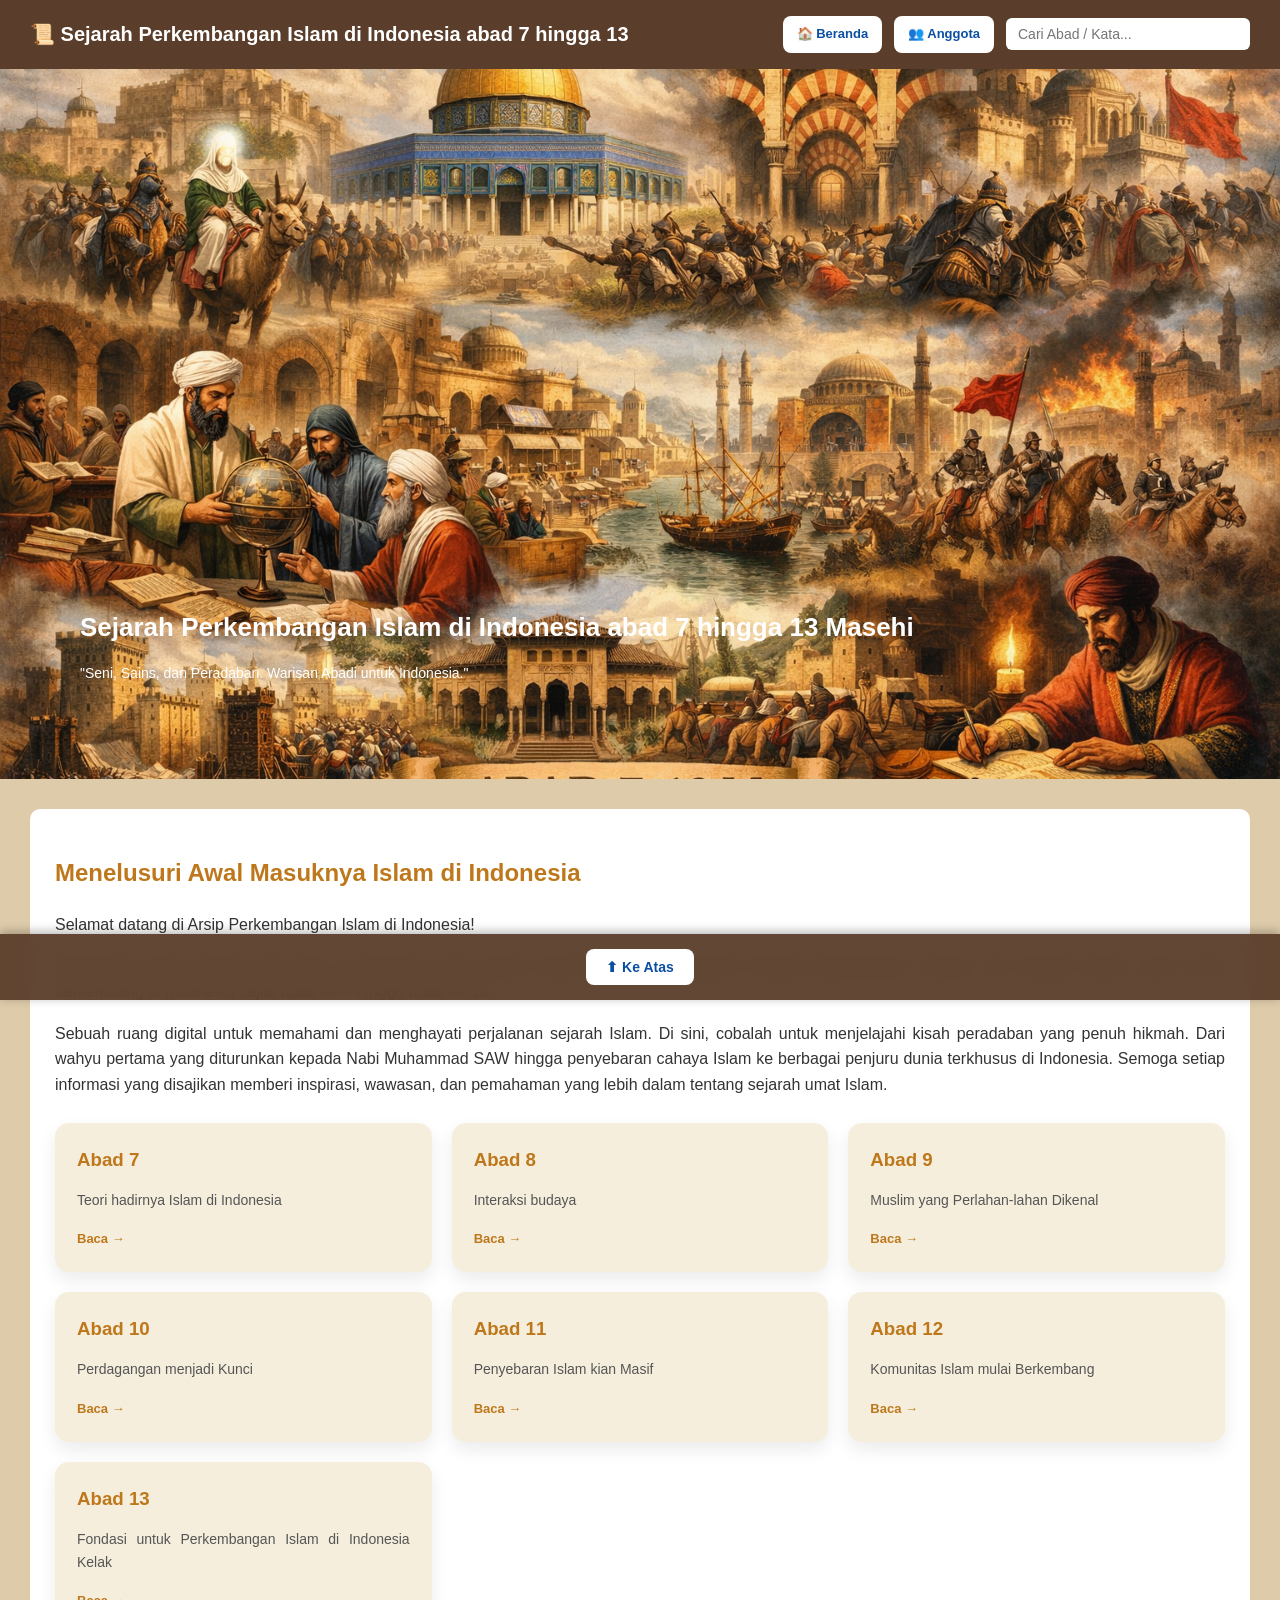
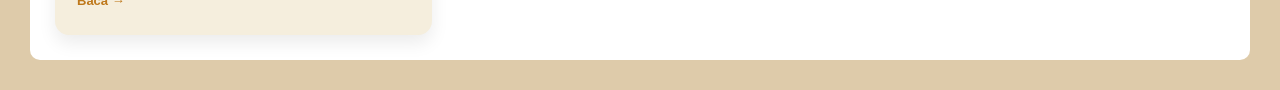
<file: sidkel4.html>
<!DOCTYPE html>
<html lang="id">
<head>
    <meta charset="UTF-8">
    <meta name="viewport" content="width=device-width, initial-scale=1.0">
    <title>Sejarah Perkembangan Islam di Indonesia abad 7 hingga 13</title>
    <link rel="stylesheet" href="style.css">
</head>
<body>
    <header class="top-header sticky">
        <h1>📜 Sejarah Perkembangan Islam di Indonesia abad 7 hingga 13</h1>
        <div class="header-right">
            <div class="nav-box" onclick="location.href='sidkel4.html'">🏠 Beranda</div>
            <div class="nav-box" onclick="location.href='anggota.html'">👥 Anggota</div>
            <div class="search-box">
                <input type="text" id="searchInput" placeholder="Cari Abad / Kata..." oninput="liveSearch()">
                <div id="searchResults"></div>
            </div>
        </div>
    </header>

    <section class="hero">
        <div class="hero-overlay">
            <h1>Sejarah Perkembangan Islam di Indonesia abad 7 hingga 13 Masehi</h1>
            <p>"Seni, Sains, dan Peradaban. Warisan Abadi untuk Indonesia."</p>
        </div>
    </section>

    <div class="content">
        <div class="card" style="display: block;">
            <h2>Menelusuri Awal Masuknya Islam di Indonesia</h2>
            <p class="justify">Selamat datang di Arsip Perkembangan Islam di Indonesia!</p>
            <p class="justify">Bagaimana Islam pertama kali hadir di Indonesia, yang dahulu dikenal sebagai Nusantara?
            Melalui perdagangan, budaya, dan dakwah damai, Islam mulai berkembang
            di Indonesia sejak abad ke-7 hingga abad ke-13.</p>
            <p class="justify">Sebuah ruang digital untuk memahami dan menghayati perjalanan sejarah Islam.
            Di sini, cobalah untuk menjelajahi kisah peradaban yang penuh hikmah. Dari wahyu pertama yang diturunkan kepada Nabi Muhammad SAW
            hingga penyebaran cahaya Islam ke berbagai penjuru dunia terkhusus di Indonesia.
            Semoga setiap informasi yang disajikan memberi inspirasi, wawasan, dan pemahaman yang lebih dalam tentang sejarah umat Islam.</p>
            
            <div class="grid">
                <div class="era-card" onclick="location.href='abad7.html'">
                    <h3>Abad 7</h3>
                    <p>Teori hadirnya Islam di Indonesia</p>
                    <span>Baca →</span>
                </div>
                <div class="era-card" onclick="location.href='abad8.html'">
                    <h3>Abad 8</h3>
                    <p>Interaksi budaya</p>
                    <span>Baca →</span>
                </div>
                <div class="era-card" onclick="location.href='abad9.html'">
                    <h3>Abad 9</h3>
                    <p>Muslim yang Perlahan-lahan Dikenal</p>
                    <span>Baca →</span>
                </div>
                <div class="era-card" onclick="location.href='abad10.html'">
                    <h3>Abad 10</h3>
                    <p>Perdagangan menjadi Kunci</p>
                    <span>Baca →</span>
                </div>
                <div class="era-card" onclick="location.href='abad11.html'">
                    <h3>Abad 11</h3>
                    <p>Penyebaran Islam kian Masif</p>
                    <span>Baca →</span>
                </div>
                <div class="era-card" onclick="location.href='abad12.html'">
                    <h3>Abad 12</h3>
                    <p>Komunitas Islam mulai Berkembang</p>
                    <span>Baca →</span>
                </div>
                <div class="era-card" onclick="location.href='abad13.html'">
                    <h3>Abad 13</h3>
                    <p>Fondasi untuk Perkembangan Islam di Indonesia Kelak</p>
                    <span>Baca →</span>
                </div>
            </div>
        </div>
    </div>

    <div class="bottom-nav" id="bottomNav">
        <button class="bottom-nav-btn" onclick="scrollToTop()">⬆ Ke Atas</button>
    </div>


    <script src="main.js"></script>
</body>

</html>
</file>
<file: style.css>
/* ================= GLOBAL STYLES ================= */
body {
    margin: 0;
    font-family: 'Segoe UI', Tahoma, Geneva, Verdana, sans-serif;
    background: #DECBAA;
    color: #333;
    text-align: justify;
    line-height: 1.6;
}

/* WARNA JUDUL */
h2, h3, h4 {
    color: #be781b;
}

/* ================= HEADER ================= */
.top-header {
    display: flex;
    justify-content: space-between;
    align-items: center;
    padding: 16px 30px;
    background: #5A3E2B;
    color: white;
    position: static;
    top: 0;
    z-index: 1000;
}

/* AKTIF SAAT STICKY */
.top-header.sticky {
    position: sticky;
    top: 0;
}

.top-header h1 {
    font-size: 20px;
    margin: 0;
}

.header-right {
    display: flex;
    align-items: center;
    gap: 12px;
}

.nav-box {
    background: white;
    color: #0b4fa3;
    padding: 8px 14px;
    border-radius: 8px;
    font-size: 13px;
    cursor: pointer;
    font-weight: bold;
    transition: .3s;
}

.nav-box:hover {
    background: #e6eefb;
}

/* ================= SEARCH ================= */
.search-box {
    position: relative;
}

.search-box input {
    padding: 8px 12px;
    border-radius: 6px;
    border: none;
    font-size: 14px;
    width: 220px;
}

#searchResults {
    position: absolute;
    top: 40px;
    right: 0;
    background: rgb(133, 129, 129);
    width: 100%;
    border-radius: 6px;
    box-shadow: 0 2px 6px rgba(0,0,0,0.2);
    display: none;
    z-sidkel4: 10;
}

#searchResults div {
    padding: 8px;
    cursor: pointer;
}

#searchResults div:hover {
    background: #eee;
}

/* ================= HERO ================= */
.hero {
    height: 70vh;
    background: url("kel4sid/judul-2.png") center/cover no-repeat;
    display: flex;
    align-items: flex-end;
    padding: 40px;
    color: white;
}

.hero-overlay {
    padding: 40px;
}

.hero-overlay h1 {
    font-size: 26px;
    margin-bottom: 8px;
}

.hero-overlay p {
    font-size: 14px;
}

.gambar {
    width: 100%;
    max-width: 600px;
    display: block;
    margin: 15px auto;
    border-radius: 10px;
}

/* ================= CONTENT ================= */
.content {
    padding: 30px;
}

.card {
    display: none;
    background: white;
    padding: 25px;
    border-radius: 10px;
    animation: fade 0.4s ease;
}

@keyframes fade {
    from {opacity: 0; transform: translateY(10px);}
    to {opacity: 1; transform: translateY(0);}
}

/* ================= GRID ================= */
.grid {
    display: grid;
    grid-template-columns: repeat(3,1fr);
    gap: 20px;
    margin-top: 25px;
    touch-action: pan-y;
}

.era-card {
    background: #F5EEDD;
    padding: 22px;
    border-radius: 14px;
    box-shadow: 0 8px 18px rgba(0,0,0,.08);
    cursor: pointer;
    transition: 0.3s ease;

    touch-action: manipulation;
    -webkit-tap-highlight-color: transparent;
    user-select:none;
}

.era-card:hover {
    transform: translateY(-6px);
    box-shadow: 0 14px 28px rgba(0,0,0,.15);
}

.era-card h3 {
    margin: 0 0 8px;
    color: #be781b;
}

.era-card p {
    font-size: 14px;
    color: #555;
}

.era-card span {
    font-size: 13px;
    font-weight: bold;
    color: #be781b;
}

/* ================= FLOATING BOTTOM BAR ================= */
.bottom-nav {
    position: fixed;
    bottom: -100px;
    left: 0;
    right: 0;
    background: rgba(90, 62, 43, 0.95);
    backdrop-filter: blur(10px);
    padding: 15px 30px;
    display: flex;
    justify-content: center;
    align-items: center;
    gap: 20px;
    box-shadow: 0 -2px 10px rgba(0, 0, 0, 0.3);
    z-sidkel4: 999;
    transition: bottom 0.3s ease;
}

.bottom-nav.show {
    bottom: 0;
}

.bottom-nav-btn {
    background: white;
    color: #0b4fa3;
    padding: 10px 20px;
    border-radius: 8px;
    font-size: 14px;
    font-weight: bold;
    cursor: pointer;
    transition: all 0.3s ease;
    border: none;
}

.bottom-nav-btn:hover {
    background: #e6eefb;
    transform: translateY(-2px);
}

/* ================= ANGGOTA PAGE ================= */
.anggota-list {
    background: white;
    padding: 30px;
    border-radius: 10px;
    margin-top: 20px;
}

.anggota-list ul {
    list-style: none;
    padding: 0;
}

.anggota-list li {
    padding: 12px;
    margin: 8px 0;
    background: #F5EEDD;
    border-radius: 8px;
    font-size: 16px;
}

/* ================= CONTENT PAGE STYLES ================= */
.content-page {
    min-height: 60vh;
}

.content-page .card {
    display: block;
}

/* ================= RESPONSIVE HP ================= */
@media (max-width:768px){
    .top-header{
        flex-direction: column;
        gap: 10px;
        text-align: center;
    }
    .search-box input{
        width: 100%;
    }
    .hero{
        height: 200px;
        padding: 16px;
    }
    .hero-overlay h1{
        font-size: 18px;
    }
    .hero-overlay p{
        font-size: 13px;
    }
    .grid{
        grid-template-columns: 1fr;
    }
}

/* ================= HIGHLIGHT ================= */
mark {
    background: yellow;

}
</file>
